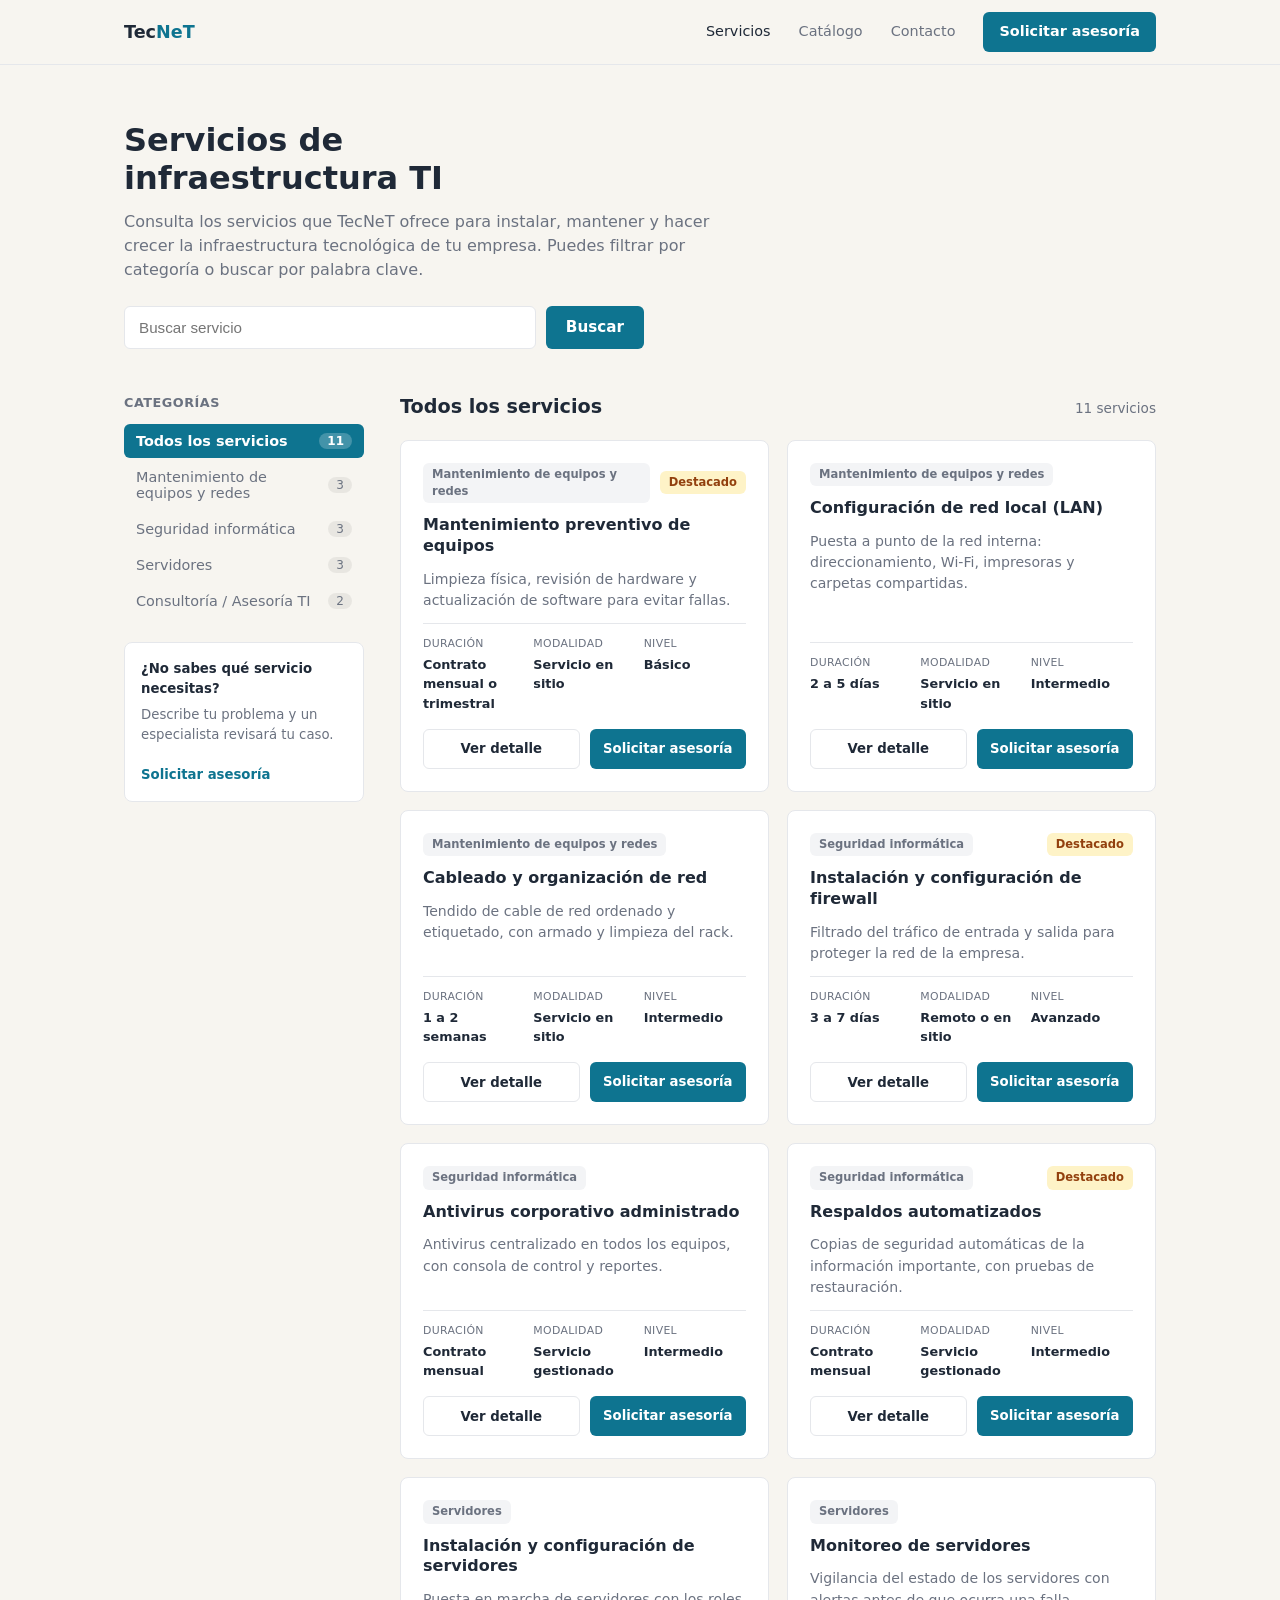
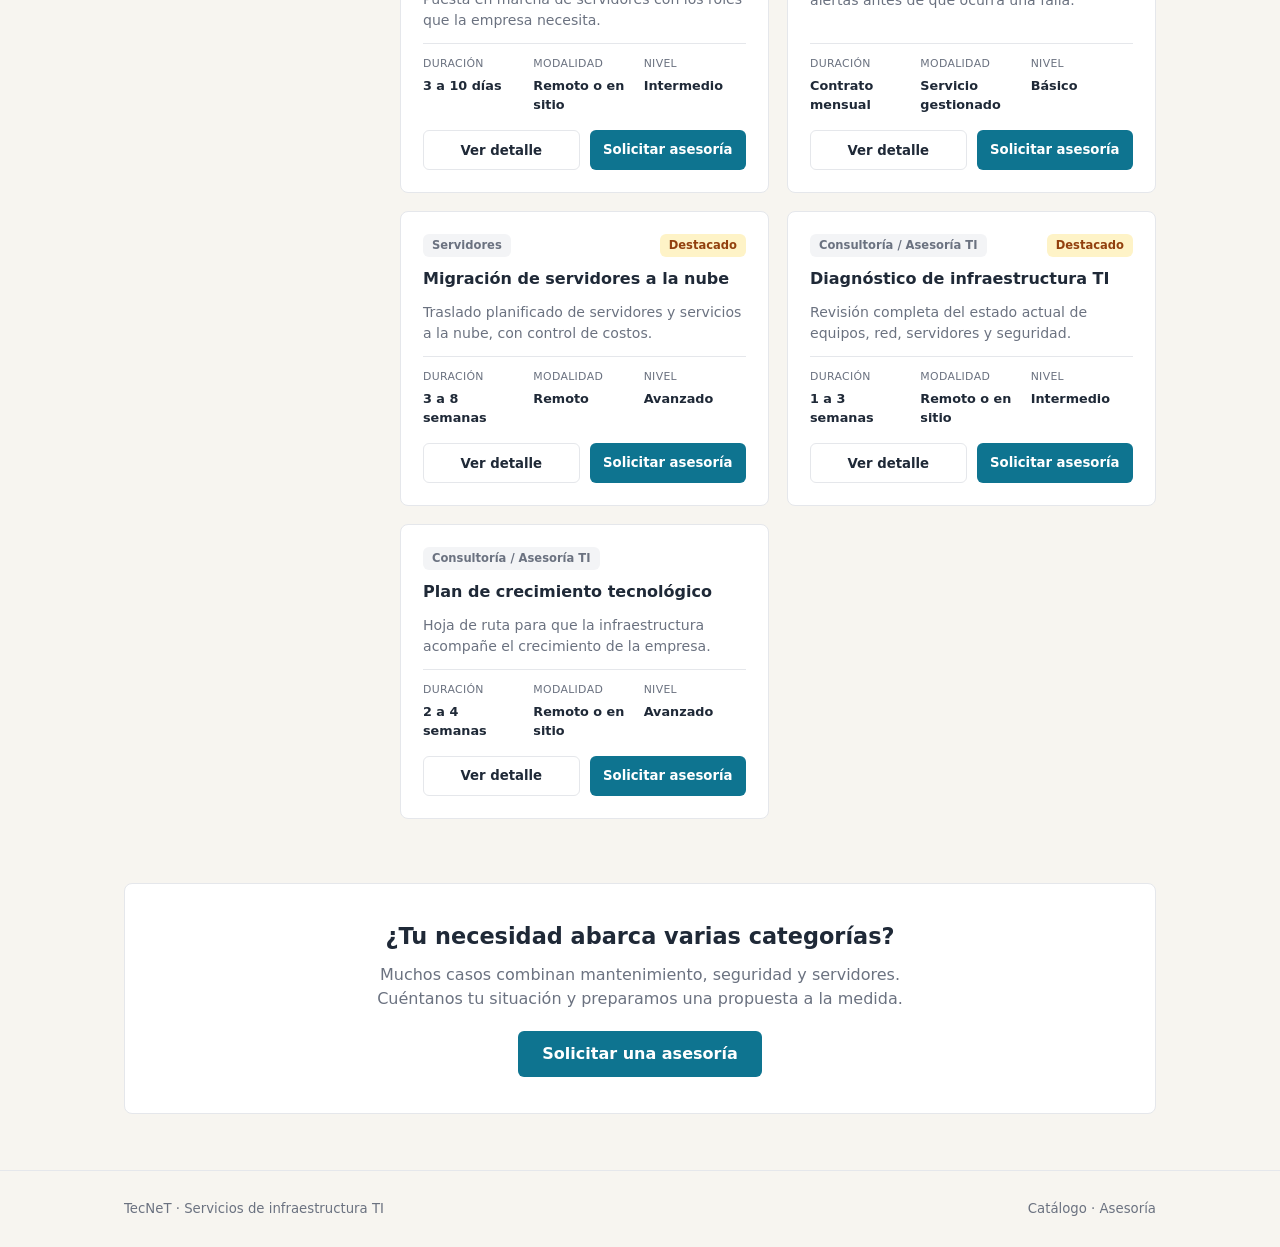
<file: index.html>
<!DOCTYPE html>
<html lang="es">
<head>
  <meta charset="UTF-8">
  <meta name="viewport" content="width=device-width, initial-scale=1">
  <title>Servicios de infraestructura TI · TecNeT</title>
  <meta name="description" content="Catálogo de servicios de infraestructura TI de TecNeT: mantenimiento de equipos y redes, seguridad informática, servidores y consultoría.">
  <link rel="stylesheet" href="css/base.css">
  <link rel="stylesheet" href="css/servicios.css">
</head>
<body>

  <header class="site-header">
    <div class="container">
      <a class="brand" href="index.html">Tec<b>NeT</b></a>

      <nav class="site-nav" id="site-nav">
        <a href="index.html" aria-current="page">Servicios</a>
        <a href="#catalogo">Catálogo</a>
        <a href="#contacto">Contacto</a>
        <a class="nav-cta" href="views/solicitar-asesoria.html">Solicitar asesoría</a>
      </nav>

      <button class="nav-toggle" id="nav-toggle" aria-label="Abrir menú">Menú</button>
    </div>
  </header>

  <section class="hero">
    <div class="container">
      <h1>Servicios de infraestructura TI</h1>
      <p class="lead">
        Consulta los servicios que TecNeT ofrece para instalar, mantener y hacer crecer
        la infraestructura tecnológica de tu empresa. Puedes filtrar por categoría o
        buscar por palabra clave.
      </p>

      <form class="search-bar" id="search-form" role="search">
        <div class="search-field">
          <label class="visually-hidden" for="search-input">Buscar servicios</label>
          <input type="search" id="search-input" placeholder="Buscar servicio">
        </div>
        <button type="submit">Buscar</button>
      </form>
    </div>
  </section>

  <section class="catalog" id="catalogo">
    <div class="container catalog-layout">

      <aside class="filters">
        <h2>Categorías</h2>
        <ul class="filter-list" id="filter-list"></ul>

        <div class="help-box">
          <strong>¿No sabes qué servicio necesitas?</strong>
          Describe tu problema y un especialista revisará tu caso.
          <br><br>
          <a href="views/solicitar-asesoria.html">Solicitar asesoría</a>
        </div>
      </aside>

      <div class="results">
        <div class="results-head">
          <h2 id="results-title">Todos los servicios</h2>
          <span class="count-label" id="results-count">11 servicios</span>
        </div>

        <div class="grid" id="services-grid"></div>
      </div>

    </div>
  </section>

  <section class="container" id="contacto">
    <div class="cta">
      <h2>¿Tu necesidad abarca varias categorías?</h2>
      <p>
        Muchos casos combinan mantenimiento, seguridad y servidores. Cuéntanos tu
        situación y preparamos una propuesta a la medida.
      </p>
      <a href="views/solicitar-asesoria.html">Solicitar una asesoría</a>
    </div>
  </section>

  <footer class="site-footer">
    <div class="container">
      <span>TecNeT · Servicios de infraestructura TI</span>
      <span>
        <a href="#catalogo">Catálogo</a> ·
        <a href="views/solicitar-asesoria.html">Asesoría</a>
      </span>
    </div>
  </footer>

  <div id="modal-root"></div>

  <script src="data/servicios.js"></script>
  <script src="js/servicios.js"></script>
</body>
</html>
</file>
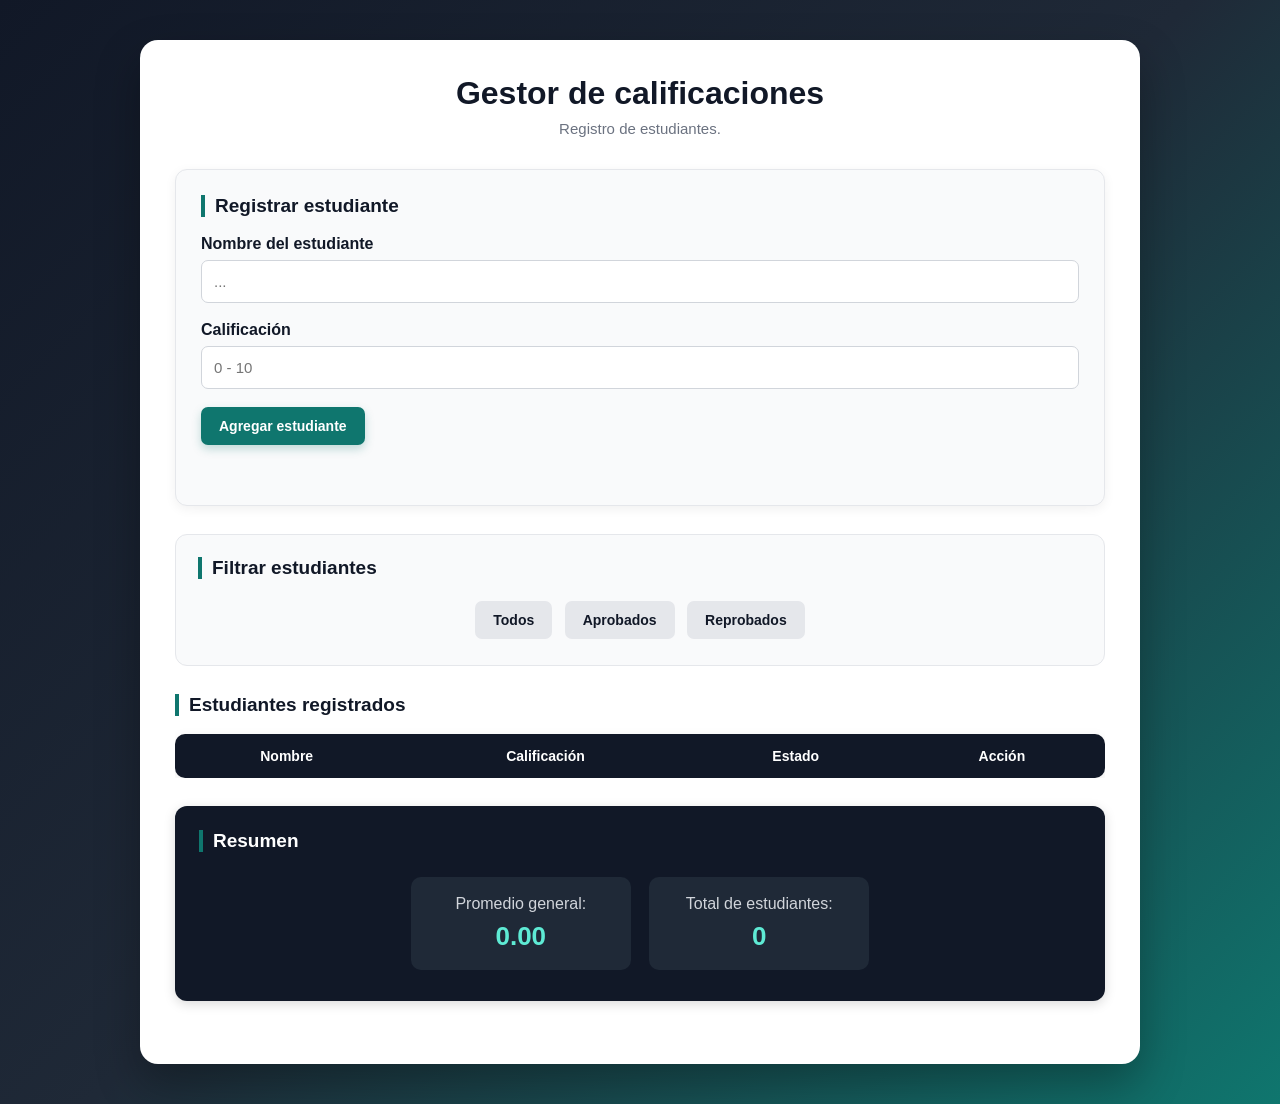
<file: tecnet_christian/index.html>
<!DOCTYPE html>
<html lang="es">
<head>
    <meta charset="UTF-8">
    <meta name="viewport" content="width=device-width, initial-scale=1.0">

    <title>Gestor de calificaciones</title>

    <link rel="stylesheet" href="styles.css">
</head>

<body>

    <main class="contenedor">

        <h1>Gestor de calificaciones</h1>

        <p class="descripcion">
            Registro de estudiantes.
        </p>

        <!-- Formulario -->
        <section class="formulario">

            <h2>Registrar estudiante</h2>

            <div class="campo">
                <label for="nombre">Nombre del estudiante</label>

                <input
                    type="text"
                    id="nombre"
                    placeholder="..."
                >
            </div>

            <div class="campo">
                <label for="calificacion">Calificación</label>

                <input
                    type="number"
                    id="calificacion"
                    min="0"
                    max="10"
                    step="0.1"
                    placeholder="0 - 10"
                >
            </div>

            <button id="btnAgregar">
                Agregar estudiante
            </button>

            <p id="mensaje"></p>

        </section>


        <!-- Filtros -->
        <section class="filtros">

            <h2>Filtrar estudiantes</h2>

            <button class="btnFiltro" data-filtro="todos">
                Todos
            </button>

            <button class="btnFiltro" data-filtro="aprobados">
                Aprobados
            </button>

            <button class="btnFiltro" data-filtro="reprobados">
                Reprobados
            </button>

        </section>


        <!-- Tabla -->
        <section class="lista">

            <h2>Estudiantes registrados</h2>

            <table>

                <thead>

                    <tr>
                        <th>Nombre</th>
                        <th>Calificación</th>
                        <th>Estado</th>
                        <th>Acción</th>
                    </tr>

                </thead>

                <tbody id="tablaEstudiantes">

                    <!-- Los estudiantes se agregarán con JavaScript -->

                </tbody>

            </table>

        </section>


        <!-- Promedio -->
        <section class="resumen">

            <h2>Resumen</h2>

            <p>
                Promedio general:
                <strong id="promedio">0.00</strong>
            </p>

            <p>
                Total de estudiantes:
                <strong id="totalEstudiantes">0</strong>
            </p>

        </section>

    </main>


    <script src="reto.js"></script>

</body>
</html>
</file>
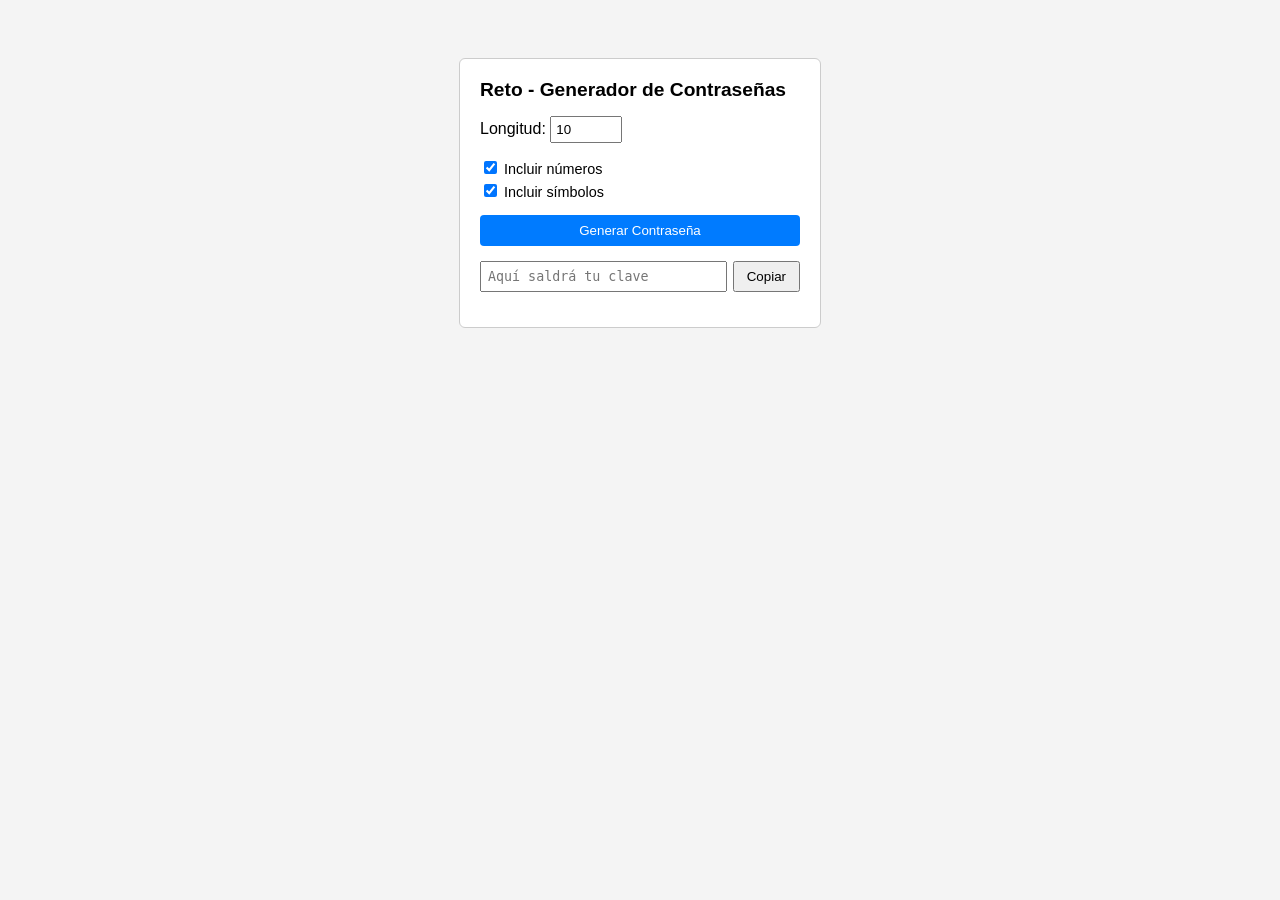
<file: tecnet_omar/index.htm>
<!DOCTYPE html>
<html lang="es">
<head>
  <meta charset="UTF-8">
  <title>Reto: Generador de Contraseñas</title>
  <link rel="stylesheet" href="styles.css">
</head>
<body>
  <div class="box">
    <h2>Reto - Generador de Contraseñas</h2>
    <p class="sub">  </p>

    <div class="campo">
      <label for="longitud">Longitud:</label>
      <input type="number" id="longitud" value="10" min="4" max="30">
    </div>

    <div class="opciones">
      <label><input type="checkbox" id="numeros" checked> Incluir números</label>
      <label><input type="checkbox" id="simbolos" checked> Incluir símbolos</label>
    </div>

    <button id="btn-generar">Generar Contraseña</button>

    <div class="resultado">
      <input type="text" id="resultado" readonly placeholder="Aquí saldrá tu clave">
      <button id="btn-copiar">Copiar</button>
    </div>
    <span id="mensaje"></span>
  </div>

  <script src="reto.js"></script>
</body>
</html>
</file>
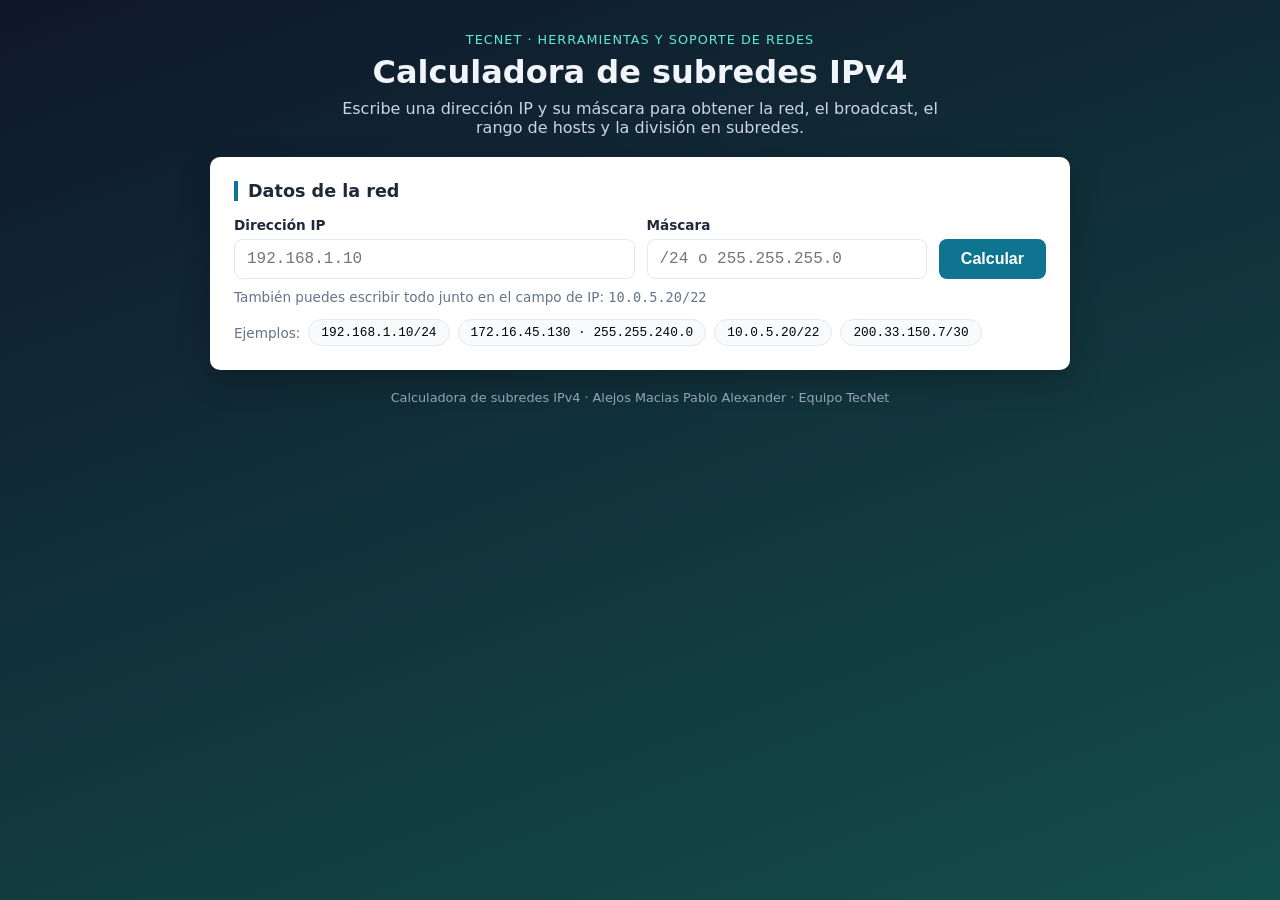
<file: tecnet_pablo/index.html>
<!DOCTYPE html>
<html lang="es">
<head>
    <meta charset="UTF-8">
    <meta name="viewport" content="width=device-width, initial-scale=1.0">
    <title>Calculadora de subredes IPv4 · TecNet</title>
    <link rel="stylesheet" href="styles.css">
</head>

<body>
    <main class="contenedor">

        <header class="encabezado">
            <p class="etiqueta">TecNet · Herramientas y soporte de redes</p>
            <h1>Calculadora de subredes IPv4</h1>
            <p class="descripcion">
                Escribe una dirección IP y su máscara para obtener la red, el broadcast,
                el rango de hosts y la división en subredes.
            </p>
        </header>

        <!-- Entrada de datos -->
        <section class="tarjeta">
            <h2>Datos de la red</h2>

            <form id="formulario" class="formulario" novalidate>
                <div class="campo">
                    <label for="ip">Dirección IP</label>
                    <input type="text" id="ip" placeholder="192.168.1.10" autocomplete="off" spellcheck="false">
                </div>

                <div class="campo campo-corto">
                    <label for="mascara">Máscara</label>
                    <input type="text" id="mascara" placeholder="/24 o 255.255.255.0" autocomplete="off" spellcheck="false">
                </div>

                <button type="submit" class="boton-principal">Calcular</button>
            </form>

            <p class="ayuda">También puedes escribir todo junto en el campo de IP: <code>10.0.5.20/22</code></p>

            <div class="ejemplos">
                <span>Ejemplos:</span>
                <button type="button" data-ejemplo="192.168.1.10 /24">192.168.1.10/24</button>
                <button type="button" data-ejemplo="172.16.45.130 255.255.240.0">172.16.45.130 · 255.255.240.0</button>
                <button type="button" data-ejemplo="10.0.5.20 /22">10.0.5.20/22</button>
                <button type="button" data-ejemplo="200.33.150.7 /30">200.33.150.7/30</button>
            </div>

            <p id="mensaje" class="mensaje" role="status"></p>
        </section>

        <!-- Resultados -->
        <section id="resultado" class="tarjeta" hidden>
            <h2>Resultado</h2>

            <div class="datos">
                <div class="dato destacado"><span>Dirección de red</span><strong id="resRed"></strong></div>
                <div class="dato destacado"><span>Broadcast</span><strong id="resBroadcast"></strong></div>
                <div class="dato destacado"><span>Hosts utilizables</span><strong id="resHosts"></strong></div>
                <div class="dato ancho"><span>Rango de hosts</span><strong id="resRango"></strong></div>
                <div class="dato"><span>IP analizada</span><strong id="resIp"></strong></div>
                <div class="dato"><span>Máscara</span><strong id="resMascara"></strong></div>
                <div class="dato"><span>Wildcard</span><strong id="resWildcard"></strong></div>
                <div class="dato"><span>Total de direcciones</span><strong id="resTotal"></strong></div>
                <div class="dato"><span>Clase</span><strong id="resClase"></strong></div>
                <div class="dato"><span>Tipo</span><strong id="resTipo"></strong></div>
            </div>

            <h3>Vista en binario</h3>
            <div class="binario">
                <span class="binario-titulo">IP</span><code id="binIp"></code>
                <span class="binario-titulo">Máscara</span><code id="binMascara"></code>
            </div>
            <p class="leyenda">
                <span class="muestra bit-red">1</span> bits de red
                <span class="muestra bit-host">0</span> bits de host
            </p>
        </section>

        <!-- Subdivisión -->
        <section id="subdividir" class="tarjeta" hidden>
            <h2>Dividir en subredes</h2>

            <div class="campo">
                <label for="nuevoPrefijo">Nuevo prefijo</label>
                <select id="nuevoPrefijo"></select>
            </div>

            <p id="resumenSubredes" class="resumen"></p>

            <div class="tabla-contenedor">
                <table>
                    <thead>
                        <tr><th>#</th><th>Subred</th><th>Rango de hosts</th><th>Broadcast</th></tr>
                    </thead>
                    <tbody id="tablaSubredes"></tbody>
                </table>
            </div>
        </section>

        <footer id="pieReto" class="pie"></footer>
    </main>

    <script src="ficha.js"></script>
    <script src="reto.js"></script>
</body>
</html>
</file>
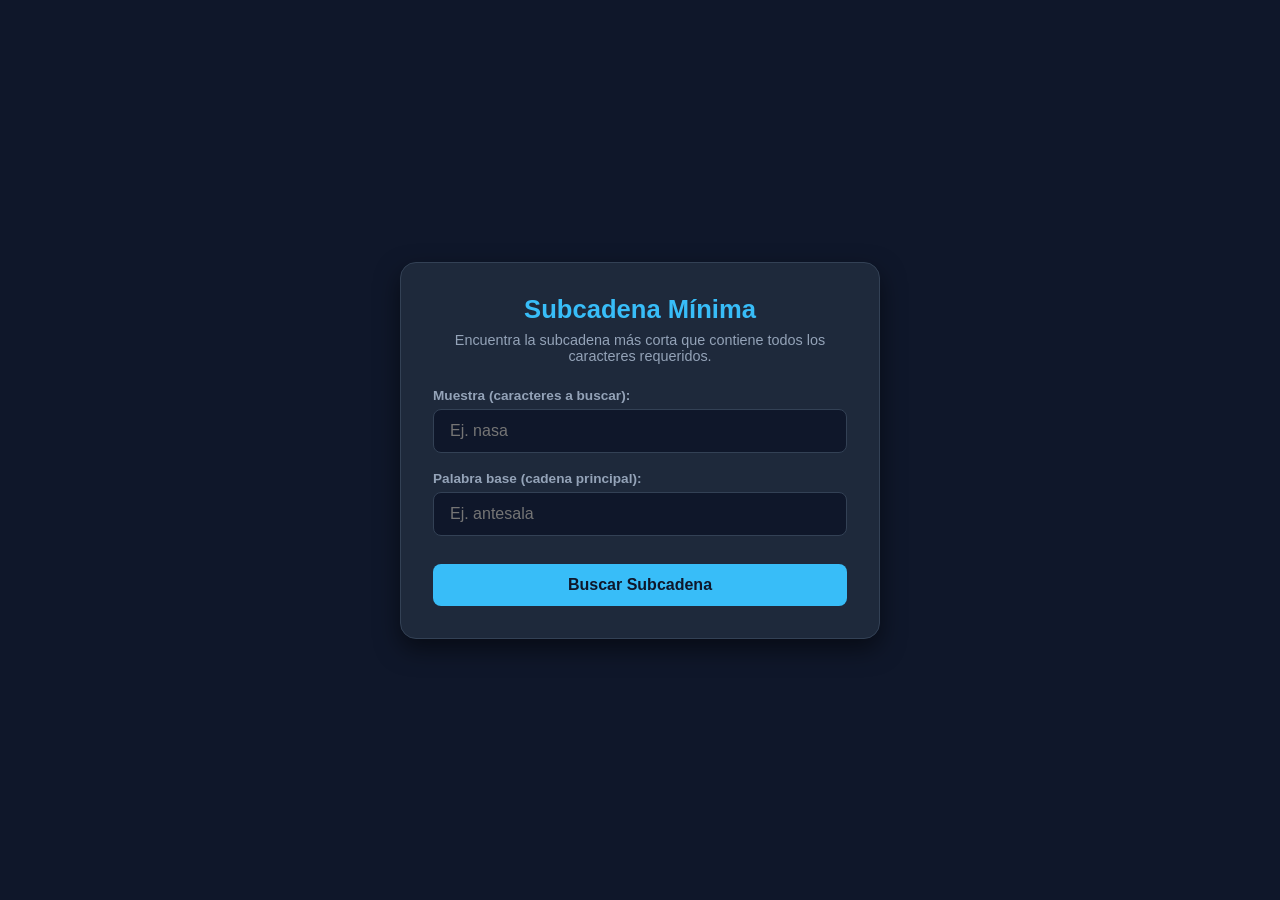
<file: tecnet_robert/index.html>
<!DOCTYPE html>
<html lang="es">
<head>
  <meta charset="UTF-8">
  <meta name="viewport" content="width=device-width, initial-scale=1.0">
  <title>Reto TecNet - Subcadena Mínima</title>
  <link rel="stylesheet" href="styles.css">
</head>
<body>
  <div class="card">
    <div class="card-header">
      <h1>Subcadena Mínima</h1>
      <p>Encuentra la subcadena más corta que contiene todos los caracteres requeridos.</p>
    </div>

    <form id="retoForm" class="form-container">
      <div class="input-group">
        <label for="muestra">Muestra (caracteres a buscar):</label>
        <input type="text" id="muestra" placeholder="Ej. nasa" required autocomplete="off">
      </div>

      <div class="input-group">
        <label for="palabra">Palabra base (cadena principal):</label>
        <input type="text" id="palabra" placeholder="Ej. antesala" required autocomplete="off">
      </div>

      <button type="submit" id="btnCalcular">Buscar Subcadena</button>
    </form>

    <div class="result-container hidden" id="resultContainer">
      <span class="result-label">Resultado:</span>
      <span class="result-value" id="resultadoTexto"></span>
    </div>
  </div>

  <script src="reto.js"></script>
  <script>
    // Evento para procesar el formulario e invocar la función de reto.js
    document.getElementById('retoForm').addEventListener('submit', function (e) {
      e.preventDefault();

      const muestra = document.getElementById('muestra').value.trim();
      const palabra = document.getElementById('palabra').value.trim();
      const resultContainer = document.getElementById('resultContainer');
      const resultadoTexto = document.getElementById('resultadoTexto');

      // Llamada a la función de reto.js
      const resultado = cadMinima(muestra, palabra);

      if (resultado) {
        resultadoTexto.textContent = resultado;
        resultContainer.classList.remove('error', 'hidden');
      } else {
        resultadoTexto.textContent = "No se encontró ninguna subcadena válida.";
        resultContainer.classList.add('error');
        resultContainer.classList.remove('hidden');
      }
    });
  </script>
</body>
</html>
</file>
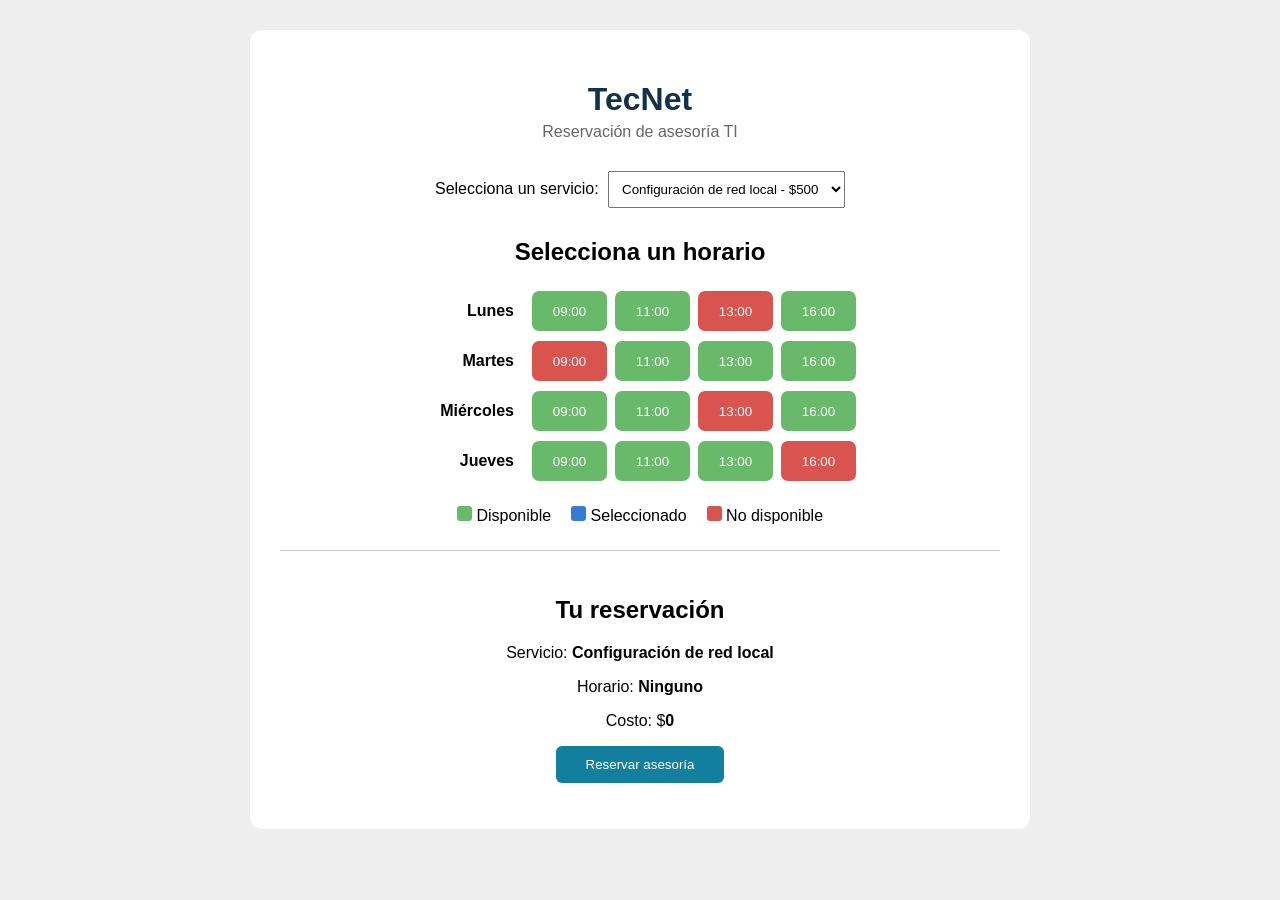
<file: equipos/equipo-07/index.html>
<!DOCTYPE html>
<html lang="es">
<head>
    <meta charset="UTF-8">
    <meta name="viewport" content="width=device-width, initial-scale=1.0">

    <title>Reservación de asesoría - TecNet</title>

    <link rel="stylesheet" href="styles.css">
</head>

<body>

<div class="contenedor">

    <h1>TecNet</h1>
    <p class="subtitulo">Reservación de asesoría TI</p>

    <div class="servicio">
        <label for="servicio">Selecciona un servicio:</label>

        <select id="servicio">
            <option value="500">Configuración de red local - $500</option>
            <option value="400">Mantenimiento preventivo - $400</option>
            <option value="650">Seguridad informática - $650</option>
            <option value="450">Consultoría TI - $450</option>
        </select>
    </div>

    <h2>Selecciona un horario</h2>

    <div class="horarios">

        <div class="fila">
            <span>Lunes</span>
            <button class="horario" data-horario="Lunes - 09:00">09:00</button>
            <button class="horario" data-horario="Lunes - 11:00">11:00</button>
            <button class="horario ocupado" data-horario="Lunes - 13:00">13:00</button>
            <button class="horario" data-horario="Lunes - 16:00">16:00</button>
        </div>

        <div class="fila">
            <span>Martes</span>
            <button class="horario ocupado" data-horario="Martes - 09:00">09:00</button>
            <button class="horario" data-horario="Martes - 11:00">11:00</button>
            <button class="horario" data-horario="Martes - 13:00">13:00</button>
            <button class="horario" data-horario="Martes - 16:00">16:00</button>
        </div>

        <div class="fila">
            <span>Miércoles</span>
            <button class="horario" data-horario="Miércoles - 09:00">09:00</button>
            <button class="horario" data-horario="Miércoles - 11:00">11:00</button>
            <button class="horario ocupado" data-horario="Miércoles - 13:00">13:00</button>
            <button class="horario" data-horario="Miércoles - 16:00">16:00</button>
        </div>

        <div class="fila">
            <span>Jueves</span>
            <button class="horario" data-horario="Jueves - 09:00">09:00</button>
            <button class="horario" data-horario="Jueves - 11:00">11:00</button>
            <button class="horario" data-horario="Jueves - 13:00">13:00</button>
            <button class="horario ocupado" data-horario="Jueves - 16:00">16:00</button>
        </div>

    </div>

    <div class="leyenda">
        <div><span class="ejemplo disponible"></span> Disponible</div>
        <div><span class="ejemplo seleccionado"></span> Seleccionado</div>
        <div><span class="ejemplo ocupado"></span> No disponible</div>
    </div>

    <div class="resumen">

        <h2>Tu reservación</h2>

        <p>
            Servicio:
            <strong id="nombreServicio">Configuración de red local</strong>
        </p>

        <p>
            Horario:
            <strong id="horarioSeleccionado">Ninguno</strong>
        </p>

        <p>
            Costo:
            $<strong id="total">0</strong>
        </p>

        <button id="reservar">Reservar asesoría</button>

        <p id="mensaje"></p>

    </div>

</div>

<script src="reto.js"></script>

</body>
</html>
</file>
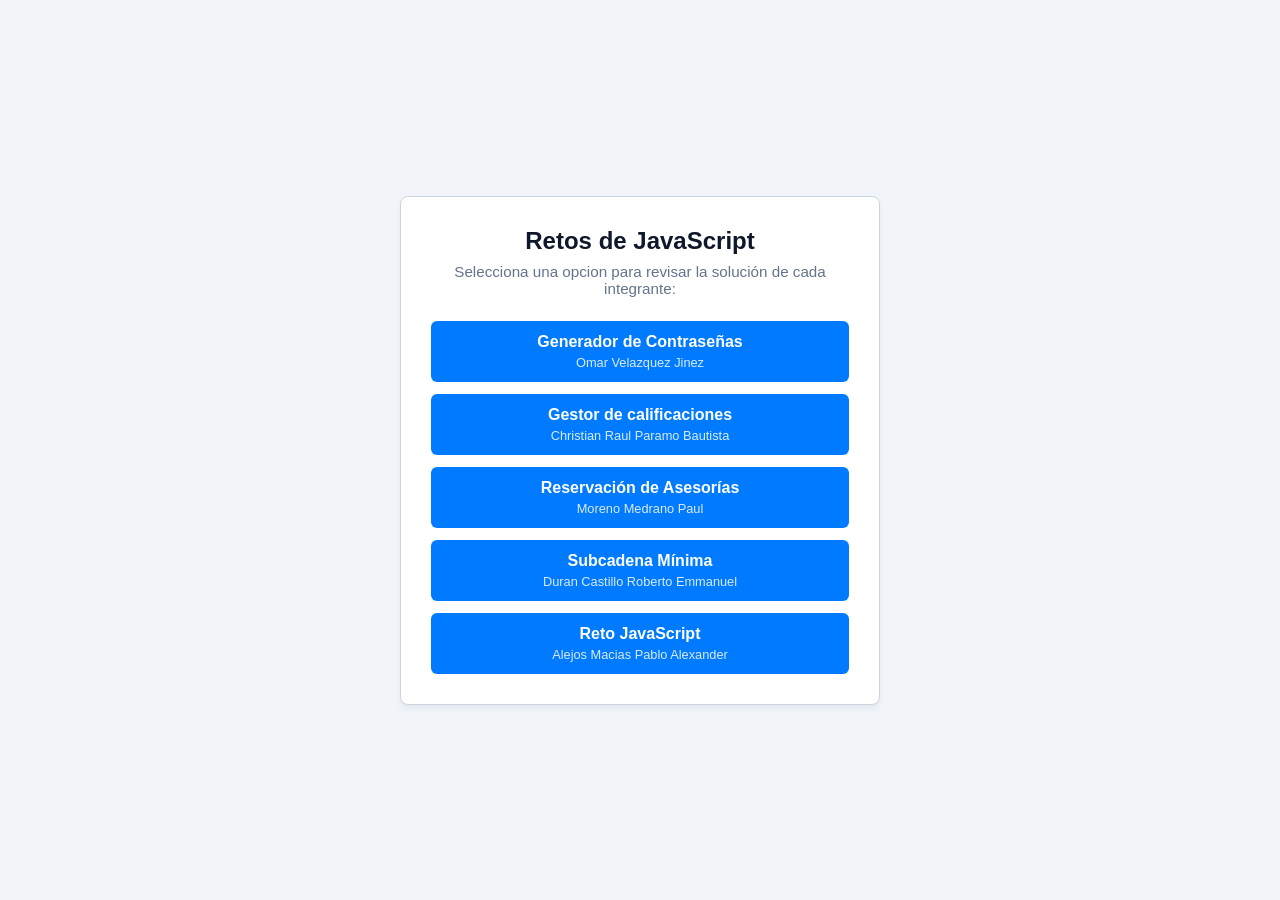
<file: menu.html>
<!DOCTYPE html>
<html lang="es">
<head>
  <meta charset="UTF-8">
  <meta name="viewport" content="width=device-width, initial-scale=1.0">
  <title>Portal de Retos - TecNet</title>
  <style>
    * {
      box-sizing: border-box;
      margin: 0;
      padding: 0;
      font-family: Arial, sans-serif;
    }
    body {
      background-color: #f1f5f9;
      display: flex;
      flex-direction: column;
      align-items: center;
      justify-content: center;
      min-height: 100vh;
      padding: 20px;
    }
    .card {
      background: #ffffff;
      border: 1px solid #cbd5e1;
      border-radius: 8px;
      padding: 30px;
      max-width: 480px;
      width: 100%;
      box-shadow: 0 4px 6px rgba(0,0,0,0.05);
      text-align: center;
    }
    h1 {
      font-size: 1.5rem;
      color: #0f172a;
      margin-bottom: 8px;
    }
    p {
      font-size: 0.95rem;
      color: #64748b;
      margin-bottom: 24px;
    }
    .button-list {
      display: flex;
      flex-direction: column;
      gap: 12px;
    }
    .btn-reto {
      display: flex;
      flex-direction: column;
      align-items: center;
      padding: 12px;
      background-color: #007bff;
      color: #ffffff;
      text-decoration: none;
      border-radius: 6px;
      font-weight: bold;
      transition: background-color 0.2s;
    }
    .btn-reto:hover {
      background-color: #0056b3;
    }
    .btn-reto span {
      font-size: 0.8rem;
      font-weight: normal;
      opacity: 0.85;
      margin-top: 4px;
    }
  </style>
</head>
<body>

  <div class="card">
    <h1>Retos de JavaScript</h1>
    <p>Selecciona una opcion para revisar la solución de cada integrante:</p>

    <div class="button-list">
      <a href="https://shieldbyte.github.io/TecNet/tecnet_omar/" class="btn-reto">
        Generador de Contraseñas
        <span>Omar Velazquez Jinez</span>
      </a>

      
      <a href="https://shieldbyte.github.io/TecNet/tecnet_christian/" class="btn-reto">
        Gestor de calificaciones
        <span>Christian Raul Paramo Bautista</span>
      </a>


      <a href="https://shieldbyte.github.io/TecNet/equipos/equipo-07/" class="btn-reto">
        Reservación de Asesorías
        <span> Moreno Medrano Paul</span>
      </a>


      <a href="https://shieldbyte.github.io/TecNet/tecnet_robert/" class="btn-reto">
        Subcadena Mínima
        <span>Duran Castillo Roberto Emmanuel</span>
      </a>

      
      <a href="https://shieldbyte.github.io/TecNet/tecnet_pablo/index.html" class="btn-reto">
        Reto JavaScript
        <span>Alejos Macias Pablo Alexander</span>


      </a>
    </div>
  </div>

</body>
</html>
</file>
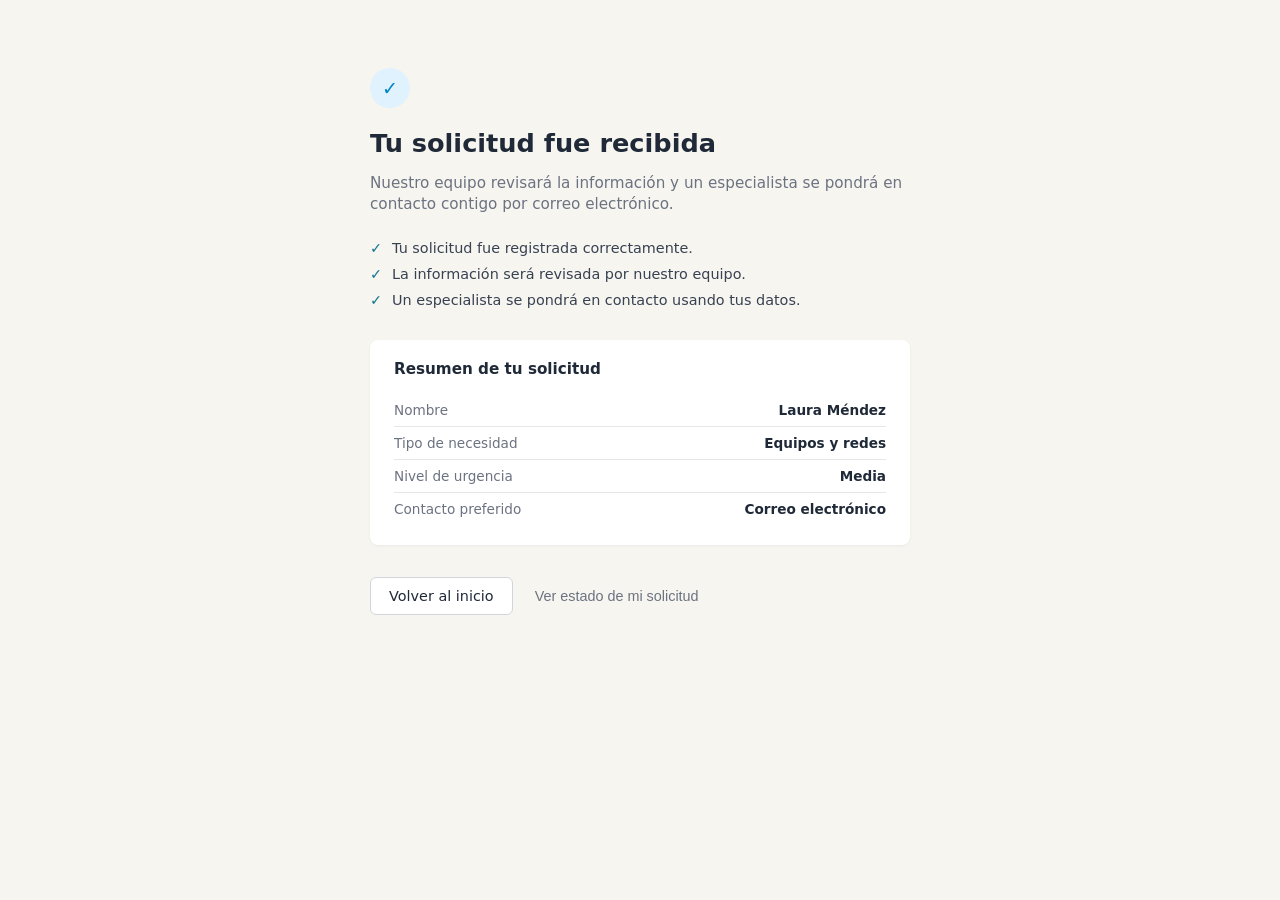
<file: CONSULTA_ASESORIAS/confirmacion.html>
<!DOCTYPE html>
<html lang="es">

<head>
    <meta charset="UTF-8">
    <title>Solicitud Recibida</title>
    <link rel="stylesheet" href="confirmacion.css">
</head>

<body>
    <div class="confirm-container">
        <div class="icon-success">✓</div>

        <h1>Tu solicitud fue recibida</h1>
        <p class="subtitle">Nuestro equipo revisará la información y un especialista se pondrá en contacto contigo por
            correo electrónico.</p>

        <ul class="checklist">
            <li><span class="check">✓</span> Tu solicitud fue registrada correctamente.</li>
            <li><span class="check">✓</span> La información será revisada por nuestro equipo.</li>
            <li><span class="check">✓</span> Un especialista se pondrá en contacto usando tus datos.</li>
        </ul>

        <!-- Resumen -->
        <div class="summary-card">
            <h3>Resumen de tu solicitud</h3>
            <div class="summary-row"><span>Nombre</span><strong id="res-nombre">Laura Méndez</strong></div>
            <div class="summary-row"><span>Tipo de necesidad</span><strong id="res-tipo">Equipos y redes</strong></div>
            <div class="summary-row"><span>Nivel de urgencia</span><strong id="res-urgencia">Media</strong></div>
            <div class="summary-row"><span>Contacto preferido</span><strong id="res-contacto">Correo
                    electrónico</strong></div>
        </div>

        <div class="actions">
            <a href="index.html" class="btn-outline">Volver al inicio</a>
            <button class="btn-link">Ver estado de mi solicitud</button>
        </div>
    </div>
    <script src="confirmacion.js"></script>
</body>

</html>
</file>
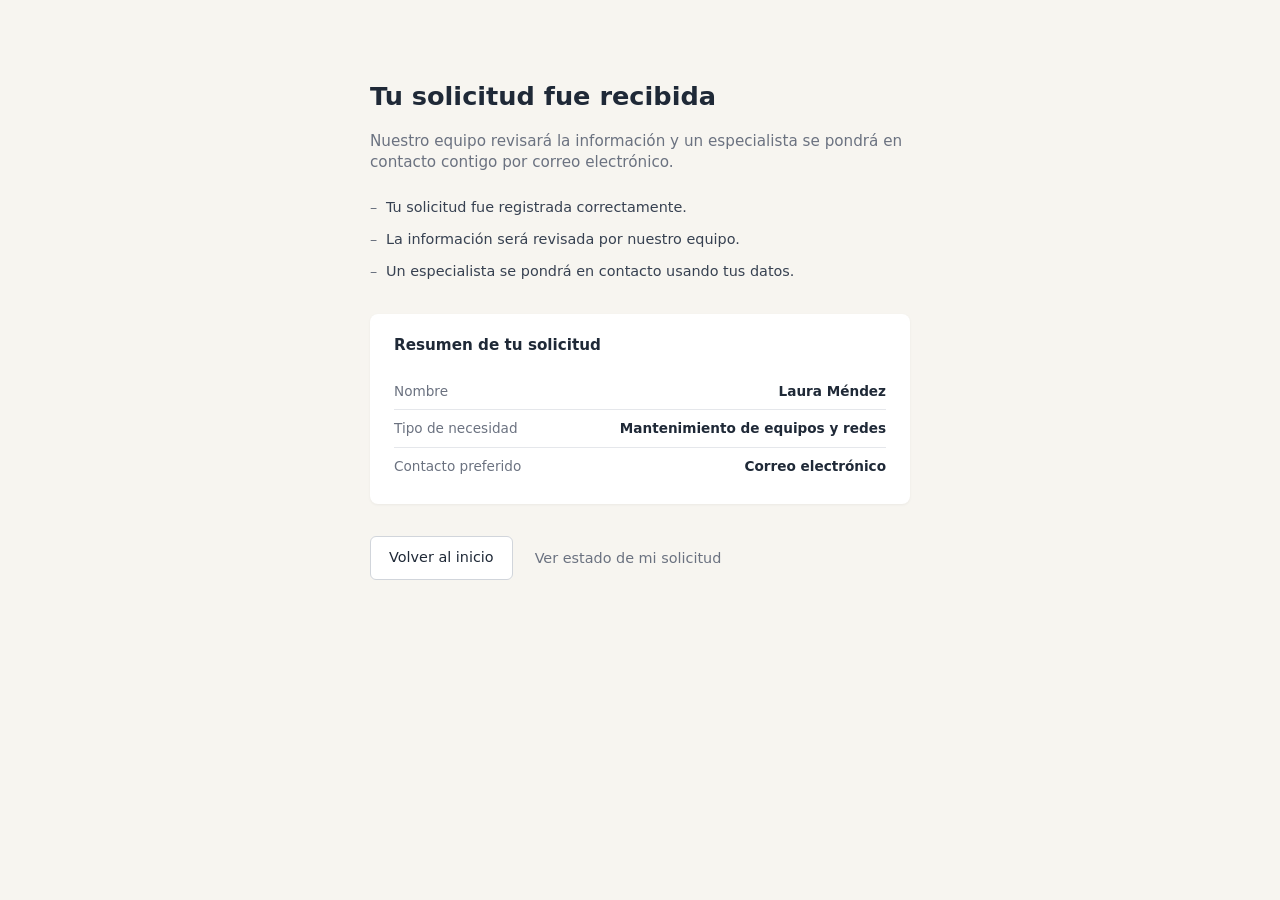
<file: views/confirmacion.html>
<!DOCTYPE html>
<html lang="es">

<head>
    <meta charset="UTF-8">
    <meta name="viewport" content="width=device-width, initial-scale=1">
    <title>Solicitud recibida · TecNeT</title>
    <link rel="stylesheet" href="../css/base.css">
    <link rel="stylesheet" href="../css/confirmacion.css">
</head>

<body>
    <div class="confirm-container">
        <h1>Tu solicitud fue recibida</h1>
        <p class="subtitle">Nuestro equipo revisará la información y un especialista se pondrá en contacto contigo por
            correo electrónico.</p>

        <ul class="checklist">
            <li>Tu solicitud fue registrada correctamente.</li>
            <li>La información será revisada por nuestro equipo.</li>
            <li>Un especialista se pondrá en contacto usando tus datos.</li>
        </ul>

        <div class="summary-card">
            <h3>Resumen de tu solicitud</h3>
            <div class="summary-row"><span>Nombre</span><strong id="res-nombre">Laura Méndez</strong></div>
            <div class="summary-row"><span>Tipo de necesidad</span><strong id="res-tipo">Mantenimiento de equipos y redes</strong></div>
            <div class="summary-row"><span>Contacto preferido</span><strong id="res-contacto">Correo
                    electrónico</strong></div>
        </div>

        <div class="actions">
            <a href="../index.html" class="btn-outline">Volver al inicio</a>
            <button class="btn-link">Ver estado de mi solicitud</button>
        </div>
    </div>
    <script src="../js/confirmacion.js"></script>
</body>

</html>
</file>
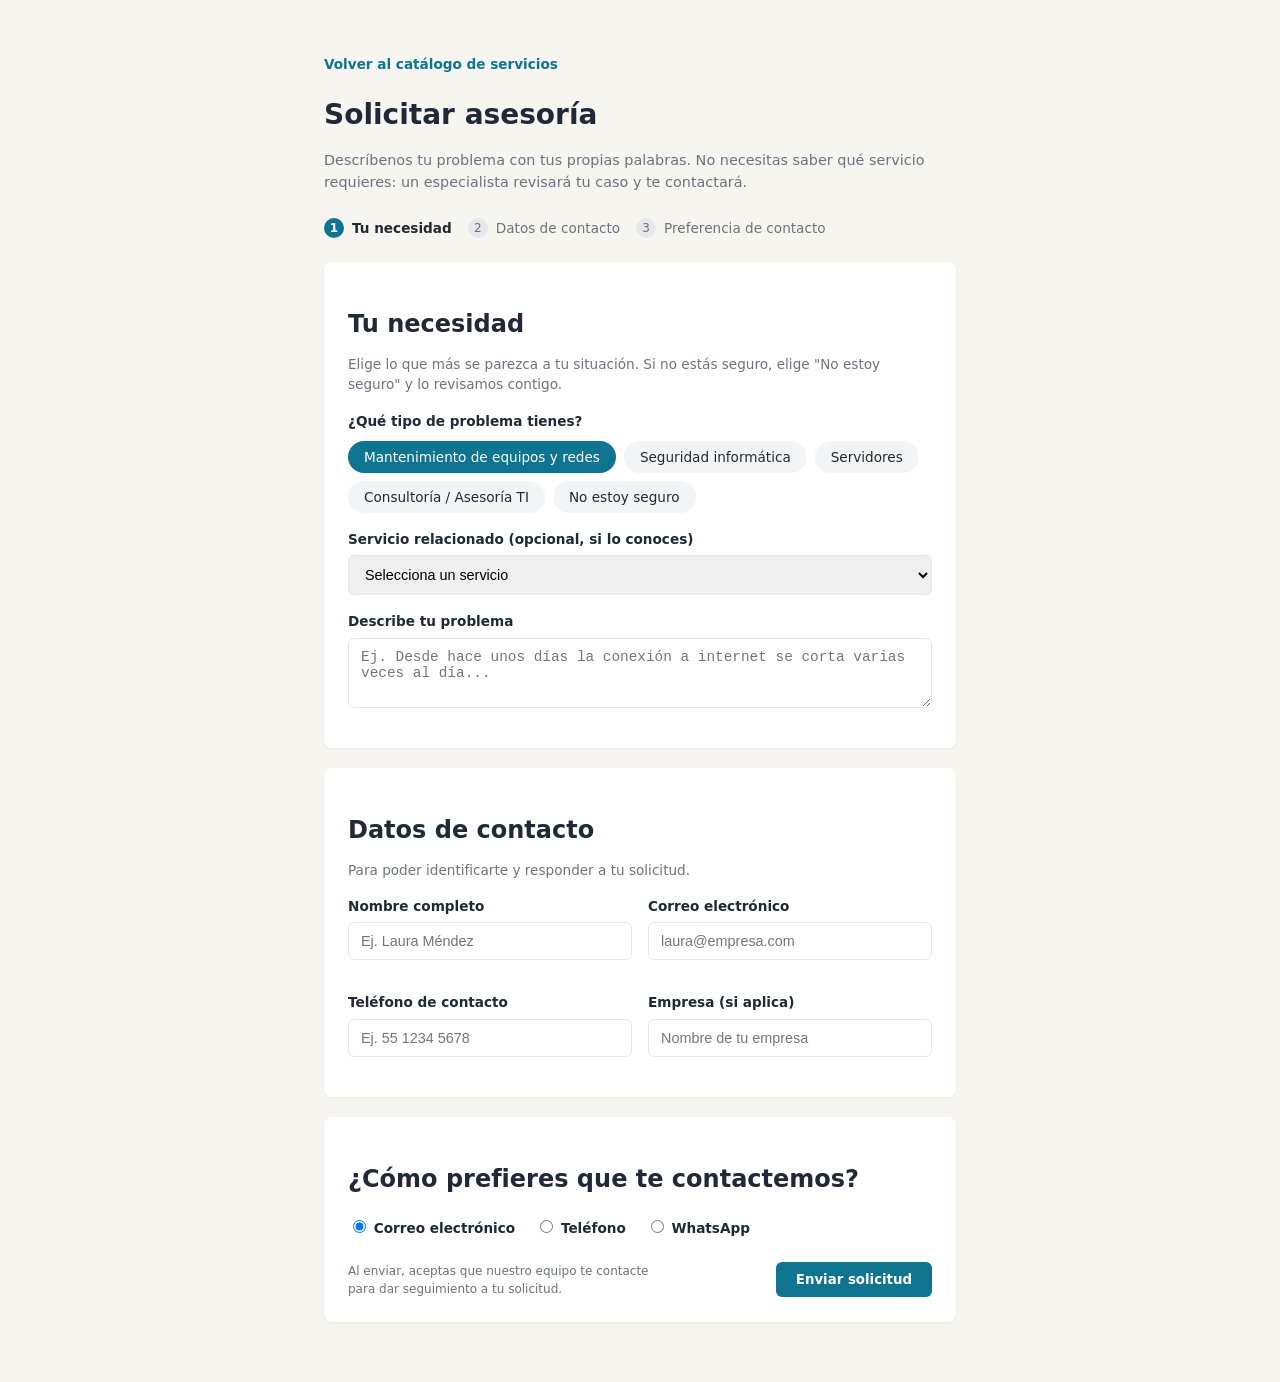
<file: views/solicitar-asesoria.html>
<!DOCTYPE html>
<html lang="es">
<head>
  <meta charset="UTF-8">
  <meta name="viewport" content="width=device-width, initial-scale=1">
  <title>Solicitar asesoría · TecNeT</title>
  <link rel="stylesheet" href="../css/base.css">
  <link rel="stylesheet" href="../css/formulario.css">
</head>
<body>
  <div class="container">
    <p class="back-link"><a href="../index.html">Volver al catálogo de servicios</a></p>
    <h1>Solicitar asesoría</h1>
    <p class="subtitle">Descríbenos tu problema con tus propias palabras. No necesitas saber qué servicio requieres: un especialista revisará tu caso y te contactará.</p>

    <div class="stepper">
      <div class="step active"><span class="step-num">1</span> Tu necesidad</div>
      <div class="step"><span class="step-num">2</span> Datos de contacto</div>
      <div class="step"><span class="step-num">3</span> Preferencia de contacto</div>
    </div>

    <div id="error-banner" class="alert-banner hidden">
      Revisa los campos marcados antes de continuar.
    </div>

    <form id="solicitud-form" novalidate>
      <section class="card">
        <h2>Tu necesidad</h2>
        <p class="card-sub">Elige lo que más se parezca a tu situación. Si no estás seguro, elige "No estoy seguro" y lo revisamos contigo.</p>

        <div class="form-group">
          <label>¿Qué tipo de problema tienes?</label>
          <div class="chips-group" id="problema-chips">
            <button type="button" class="chip active" data-value="Mantenimiento de equipos y redes">Mantenimiento de equipos y redes</button>
            <button type="button" class="chip" data-value="Seguridad informática">Seguridad informática</button>
            <button type="button" class="chip" data-value="Servidores">Servidores</button>
            <button type="button" class="chip" data-value="Consultoría / Asesoría TI">Consultoría / Asesoría TI</button>
            <button type="button" class="chip" data-value="No estoy seguro">No estoy seguro</button>
          </div>
        </div>

        <div class="form-group">
          <label for="servicio">Servicio relacionado (opcional, si lo conoces)</label>
          <select id="servicio">
            <option value="" disabled selected>Selecciona un servicio</option>
            <optgroup label="Mantenimiento de equipos y redes">
              <option value="mantenimiento-preventivo">Mantenimiento preventivo de equipos</option>
              <option value="config-red-local">Configuración de red local (LAN)</option>
              <option value="cableado-red">Cableado y organización de red</option>
            </optgroup>
            <optgroup label="Seguridad informática">
              <option value="firewall">Instalación y configuración de firewall</option>
              <option value="antivirus-corporativo">Antivirus corporativo administrado</option>
              <option value="respaldos-automatizados">Respaldos automatizados</option>
            </optgroup>
            <optgroup label="Servidores">
              <option value="instalacion-servidores">Instalación y configuración de servidores</option>
              <option value="monitoreo-servidores">Monitoreo de servidores</option>
              <option value="migracion-nube">Migración de servidores a la nube</option>
            </optgroup>
            <optgroup label="Consultoría / Asesoría TI">
              <option value="diagnostico-infraestructura">Diagnóstico de infraestructura TI</option>
              <option value="plan-crecimiento">Plan de crecimiento tecnológico</option>
            </optgroup>
          </select>
        </div>

        <div class="form-group">
          <label for="descripcion">Describe tu problema</label>
          <textarea id="descripcion" rows="3" placeholder="Ej. Desde hace unos días la conexión a internet se corta varias veces al día..."></textarea>
        </div>

      </section>

      <section class="card">
        <h2>Datos de contacto</h2>
        <p class="card-sub">Para poder identificarte y responder a tu solicitud.</p>

        <div class="grid-2">
          <div class="form-group" id="group-nombre">
            <label for="nombre">Nombre completo</label>
            <input type="text" id="nombre" placeholder="Ej. Laura Méndez">
            <span class="error-msg">Este campo es obligatorio.</span>
          </div>

          <div class="form-group" id="group-email">
            <label for="email">Correo electrónico</label>
            <input type="email" id="email" placeholder="laura@empresa.com">
            <span class="error-msg">Ingresa un correo electrónico válido.</span>
          </div>

          <div class="form-group">
            <label for="telefono">Teléfono de contacto</label>
            <input type="tel" id="telefono" placeholder="Ej. 55 1234 5678">
          </div>

          <div class="form-group">
            <label for="empresa">Empresa (si aplica)</label>
            <input type="text" id="empresa" placeholder="Nombre de tu empresa">
          </div>
        </div>
      </section>

      <section class="card border-none">
        <h2>¿Cómo prefieres que te contactemos?</h2>
        <div class="radio-group">
          <label><input type="radio" name="contacto" value="Correo electrónico" checked> Correo electrónico</label>
          <label><input type="radio" name="contacto" value="Teléfono"> Teléfono</label>
          <label><input type="radio" name="contacto" value="WhatsApp"> WhatsApp</label>
        </div>

        <div class="form-footer">
          <p class="disclaimer">Al enviar, aceptas que nuestro equipo te contacte para dar seguimiento a tu solicitud.</p>
          <button type="submit" class="btn-primary">Enviar solicitud</button>
        </div>
      </section>
    </form>
  </div>

  <script src="../js/formulario.js"></script>
</body>
</html>
</file>
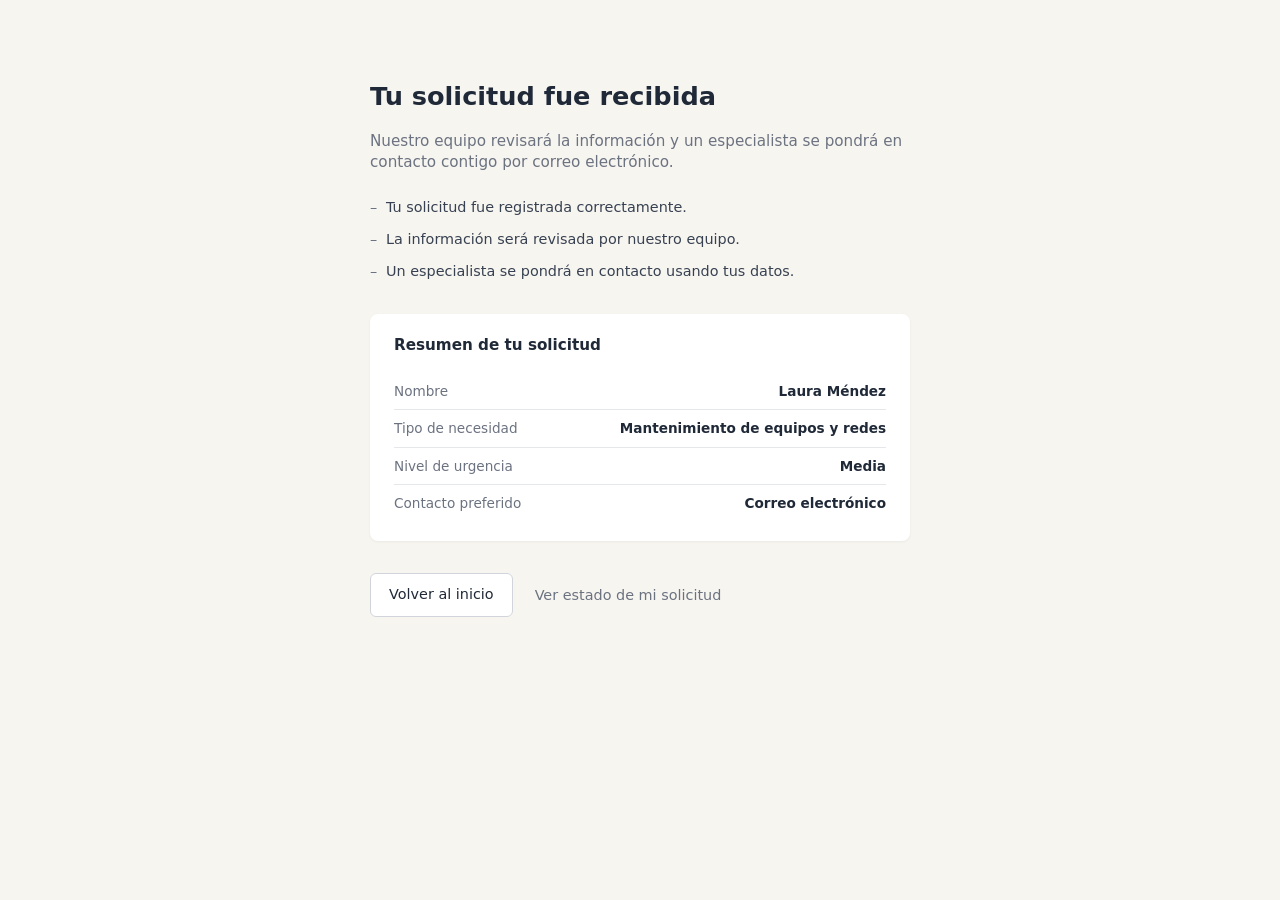
<file: CONSULTA_ASESORIAS/views/confirmacion.html>
<!DOCTYPE html>
<html lang="es">

<head>
    <meta charset="UTF-8">
    <meta name="viewport" content="width=device-width, initial-scale=1">
    <title>Solicitud recibida · TecNeT</title>
    <link rel="stylesheet" href="../css/base.css">
    <link rel="stylesheet" href="../css/confirmacion.css">
</head>

<body>
    <div class="confirm-container">
        <h1>Tu solicitud fue recibida</h1>
        <p class="subtitle">Nuestro equipo revisará la información y un especialista se pondrá en contacto contigo por
            correo electrónico.</p>

        <ul class="checklist">
            <li>Tu solicitud fue registrada correctamente.</li>
            <li>La información será revisada por nuestro equipo.</li>
            <li>Un especialista se pondrá en contacto usando tus datos.</li>
        </ul>

        <div class="summary-card">
            <h3>Resumen de tu solicitud</h3>
            <div class="summary-row"><span>Nombre</span><strong id="res-nombre">Laura Méndez</strong></div>
            <div class="summary-row"><span>Tipo de necesidad</span><strong id="res-tipo">Mantenimiento de equipos y redes</strong></div>
            <div class="summary-row"><span>Nivel de urgencia</span><strong id="res-urgencia">Media</strong></div>
            <div class="summary-row"><span>Contacto preferido</span><strong id="res-contacto">Correo
                    electrónico</strong></div>
        </div>

        <div class="actions">
            <a href="../index.html" class="btn-outline">Volver al inicio</a>
            <button class="btn-link">Ver estado de mi solicitud</button>
        </div>
    </div>
    <script src="../js/confirmacion.js"></script>
</body>

</html>
</file>
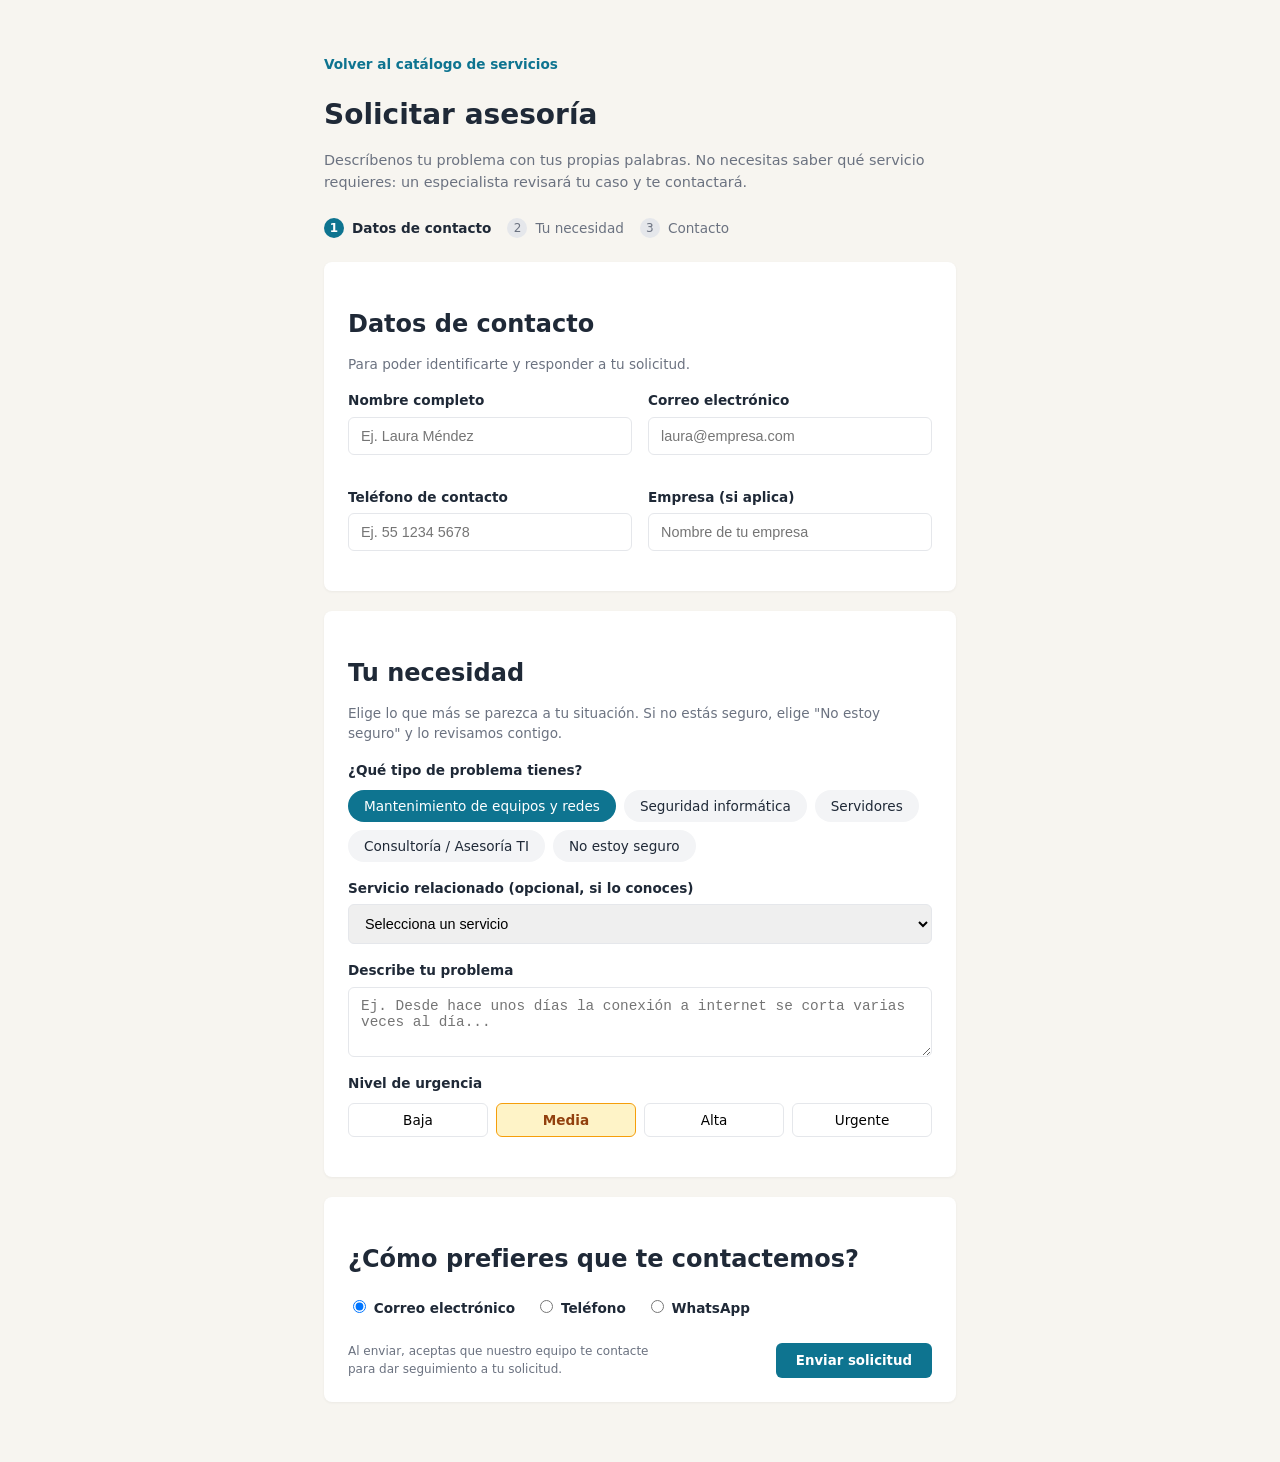
<file: CONSULTA_ASESORIAS/views/solicitar-asesoria.html>
<!DOCTYPE html>
<html lang="es">
<head>
  <meta charset="UTF-8">
  <meta name="viewport" content="width=device-width, initial-scale=1">
  <title>Solicitar asesoría · TecNeT</title>
  <link rel="stylesheet" href="../css/base.css">
  <link rel="stylesheet" href="../css/formulario.css">
</head>
<body>
  <div class="container">
    <p class="back-link"><a href="../index.html">Volver al catálogo de servicios</a></p>
    <h1>Solicitar asesoría</h1>
    <p class="subtitle">Descríbenos tu problema con tus propias palabras. No necesitas saber qué servicio requieres: un especialista revisará tu caso y te contactará.</p>

    <div class="stepper">
      <div class="step active"><span class="step-num">1</span> Datos de contacto</div>
      <div class="step"><span class="step-num">2</span> Tu necesidad</div>
      <div class="step"><span class="step-num">3</span> Contacto</div>
    </div>

    <div id="error-banner" class="alert-banner hidden">
      Revisa los campos marcados antes de continuar.
    </div>

    <form id="solicitud-form" novalidate>
      <section class="card">
        <h2>Datos de contacto</h2>
        <p class="card-sub">Para poder identificarte y responder a tu solicitud.</p>

        <div class="grid-2">
          <div class="form-group" id="group-nombre">
            <label for="nombre">Nombre completo</label>
            <input type="text" id="nombre" placeholder="Ej. Laura Méndez">
            <span class="error-msg">Este campo es obligatorio.</span>
          </div>

          <div class="form-group" id="group-email">
            <label for="email">Correo electrónico</label>
            <input type="email" id="email" placeholder="laura@empresa.com">
            <span class="error-msg">Ingresa un correo electrónico válido.</span>
          </div>

          <div class="form-group">
            <label for="telefono">Teléfono de contacto</label>
            <input type="tel" id="telefono" placeholder="Ej. 55 1234 5678">
          </div>

          <div class="form-group">
            <label for="empresa">Empresa (si aplica)</label>
            <input type="text" id="empresa" placeholder="Nombre de tu empresa">
          </div>
        </div>
      </section>

      <section class="card">
        <h2>Tu necesidad</h2>
        <p class="card-sub">Elige lo que más se parezca a tu situación. Si no estás seguro, elige "No estoy seguro" y lo revisamos contigo.</p>

        <div class="form-group">
          <label>¿Qué tipo de problema tienes?</label>
          <div class="chips-group" id="problema-chips">
            <button type="button" class="chip active" data-value="Mantenimiento de equipos y redes">Mantenimiento de equipos y redes</button>
            <button type="button" class="chip" data-value="Seguridad informática">Seguridad informática</button>
            <button type="button" class="chip" data-value="Servidores">Servidores</button>
            <button type="button" class="chip" data-value="Consultoría / Asesoría TI">Consultoría / Asesoría TI</button>
            <button type="button" class="chip" data-value="No estoy seguro">No estoy seguro</button>
          </div>
        </div>

        <div class="form-group">
          <label for="servicio">Servicio relacionado (opcional, si lo conoces)</label>
          <select id="servicio">
            <option value="" disabled selected>Selecciona un servicio</option>
            <optgroup label="Mantenimiento de equipos y redes">
              <option value="mantenimiento-preventivo">Mantenimiento preventivo de equipos</option>
              <option value="config-red-local">Configuración de red local (LAN)</option>
              <option value="cableado-red">Cableado y organización de red</option>
            </optgroup>
            <optgroup label="Seguridad informática">
              <option value="firewall">Instalación y configuración de firewall</option>
              <option value="antivirus-corporativo">Antivirus corporativo administrado</option>
              <option value="respaldos-automatizados">Respaldos automatizados</option>
            </optgroup>
            <optgroup label="Servidores">
              <option value="instalacion-servidores">Instalación y configuración de servidores</option>
              <option value="monitoreo-servidores">Monitoreo de servidores</option>
              <option value="migracion-nube">Migración de servidores a la nube</option>
            </optgroup>
            <optgroup label="Consultoría / Asesoría TI">
              <option value="diagnostico-infraestructura">Diagnóstico de infraestructura TI</option>
              <option value="plan-crecimiento">Plan de crecimiento tecnológico</option>
            </optgroup>
          </select>
        </div>

        <div class="form-group">
          <label for="descripcion">Describe tu problema</label>
          <textarea id="descripcion" rows="3" placeholder="Ej. Desde hace unos días la conexión a internet se corta varias veces al día..."></textarea>
        </div>

        <div class="form-group">
          <label>Nivel de urgencia</label>
          <div class="chips-group group-urgencia" id="urgencia-chips">
            <button type="button" class="chip-rect" data-value="Baja">Baja</button>
            <button type="button" class="chip-rect active" data-value="Media">Media</button>
            <button type="button" class="chip-rect" data-value="Alta">Alta</button>
            <button type="button" class="chip-rect" data-value="Urgente">Urgente</button>
          </div>
        </div>
      </section>

      <section class="card border-none">
        <h2>¿Cómo prefieres que te contactemos?</h2>
        <div class="radio-group">
          <label><input type="radio" name="contacto" value="Correo electrónico" checked> Correo electrónico</label>
          <label><input type="radio" name="contacto" value="Teléfono"> Teléfono</label>
          <label><input type="radio" name="contacto" value="WhatsApp"> WhatsApp</label>
        </div>

        <div class="form-footer">
          <p class="disclaimer">Al enviar, aceptas que nuestro equipo te contacte para dar seguimiento a tu solicitud.</p>
          <button type="submit" class="btn-primary">Enviar solicitud</button>
        </div>
      </section>
    </form>
  </div>

  <script src="../js/formulario.js"></script>
</body>
</html>
</file>
<file: css/base.css>
/* Estilos base: variables, reset y utilidades comunes a todas las páginas. */

:root {
  /* Colores */
  --bg-color: #f7f5f0;
  --card-bg: #ffffff;
  --surface-alt: #f3f4f6;

  --text-main: #1f2937;
  --text-muted: #6b7280;

  --primary: #0e7490;
  --primary-hover: #155e75;
  --primary-soft: #e0f2fe;

  --accent: #f59e0b;
  --accent-soft: #fef3c7;
  --accent-text: #92400e;

  --border-color: #e5e7eb;

  --error-bg: #fdf2f2;
  --error-border: #f87171;
  --error-text: #991b1b;

  /* Escala tipográfica y radios */
  --radius-sm: 6px;
  --radius-md: 8px;
  --radius-lg: 14px;
  --radius-pill: 999px;

  --shadow-sm: 0 1px 3px rgba(0, 0, 0, 0.05);
  --shadow-md: 0 6px 24px rgba(15, 23, 42, 0.08);

  --font-base: system-ui, -apple-system, "Segoe UI", Roboto, sans-serif;
  --content-width: 1080px;
}

/* Reset ligero */
*,
*::before,
*::after {
  box-sizing: border-box;
}

html {
  scroll-behavior: smooth;
}

body {
  margin: 0;
  background-color: var(--bg-color);
  font-family: var(--font-base);
  color: var(--text-main);
  line-height: 1.5;
  -webkit-font-smoothing: antialiased;
}

img {
  max-width: 100%;
  display: block;
}

a {
  color: inherit;
}

button {
  font-family: inherit;
}

/* Utilidades compartidas */
.hidden {
  display: none !important;
}

.visually-hidden {
  position: absolute;
  width: 1px;
  height: 1px;
  padding: 0;
  margin: -1px;
  overflow: hidden;
  clip: rect(0 0 0 0);
  white-space: nowrap;
  border: 0;
}

.container {
  width: 100%;
  max-width: var(--content-width);
  margin: 0 auto;
  padding: 0 24px;
}
</file>
<file: css/servicios.css>
/* Catálogo de servicios. Requiere base.css. */

/* Navegación */
.site-header {
  position: sticky;
  top: 0;
  z-index: 20;
  background: var(--bg-color);
  border-bottom: 1px solid var(--border-color);
}

.site-header .container {
  display: flex;
  align-items: center;
  justify-content: space-between;
  height: 64px;
}

.brand {
  font-weight: 700;
  font-size: 1.1rem;
  text-decoration: none;
  color: var(--text-main);
}

.brand b { color: var(--primary); font-weight: 700; }

.site-nav {
  display: flex;
  align-items: center;
  gap: 28px;
}

.site-nav a {
  font-size: 0.9rem;
  color: var(--text-muted);
  text-decoration: none;
}

.site-nav a:hover,
.site-nav a[aria-current="page"] { color: var(--text-main); }

.nav-cta {
  background: var(--primary);
  color: #fff !important;
  padding: 9px 16px;
  border-radius: var(--radius-sm);
  font-weight: 600;
}

.nav-cta:hover { background: var(--primary-hover); }

.nav-toggle {
  display: none;
  border: 1px solid var(--border-color);
  background: var(--card-bg);
  border-radius: var(--radius-sm);
  padding: 6px 12px;
  font-size: 0.9rem;
  cursor: pointer;
}

/* Encabezado de la sección */
.hero {
  padding: 56px 0 36px;
}

.hero h1 {
  font-size: 2rem;
  line-height: 1.2;
  font-weight: 700;
  margin: 0 0 12px;
  max-width: 22ch;
}

.hero p.lead {
  font-size: 1rem;
  color: var(--text-muted);
  max-width: 62ch;
  margin: 0 0 24px;
}

.search-bar {
  display: flex;
  gap: 10px;
  max-width: 520px;
}

.search-field {
  flex: 1;
}

.search-field input {
  width: 100%;
  padding: 12px 14px;
  border: 1px solid var(--border-color);
  border-radius: var(--radius-sm);
  font-size: 0.95rem;
  background: var(--card-bg);
  outline: none;
}

.search-field input:focus { border-color: var(--primary); }

.search-bar button {
  padding: 0 20px;
  border: none;
  border-radius: var(--radius-sm);
  background: var(--primary);
  color: #fff;
  font-weight: 600;
  font-size: 0.95rem;
  cursor: pointer;
}

.search-bar button:hover { background: var(--primary-hover); }

/* Catálogo */
.catalog {
  padding: 8px 0 64px;
}

.catalog-layout {
  display: grid;
  grid-template-columns: 240px 1fr;
  gap: 36px;
  align-items: start;
}

.filters {
  position: sticky;
  top: 88px;
}

.filters h2 {
  font-size: 0.8rem;
  text-transform: uppercase;
  letter-spacing: 0.04em;
  color: var(--text-muted);
  margin: 0 0 12px;
}

.filter-list {
  list-style: none;
  margin: 0 0 24px;
  padding: 0;
  display: flex;
  flex-direction: column;
  gap: 2px;
}

.filter-list button {
  width: 100%;
  text-align: left;
  border: none;
  background: transparent;
  padding: 9px 12px;
  border-radius: var(--radius-sm);
  font-size: 0.9rem;
  color: var(--text-muted);
  cursor: pointer;
  display: flex;
  justify-content: space-between;
  align-items: center;
  gap: 8px;
}

.filter-list button:hover { background: var(--surface-alt); color: var(--text-main); }

.filter-list button.active {
  background: var(--primary);
  color: #fff;
  font-weight: 600;
}

.filter-list button .count {
  font-size: 0.75rem;
  background: rgba(0, 0, 0, 0.06);
  border-radius: var(--radius-pill);
  padding: 1px 8px;
}

.filter-list button.active .count { background: rgba(255, 255, 255, 0.22); }

.filters .help-box {
  background: var(--card-bg);
  border: 1px solid var(--border-color);
  border-radius: var(--radius-md);
  padding: 16px;
  font-size: 0.83rem;
  color: var(--text-muted);
}

.filters .help-box strong { color: var(--text-main); display: block; margin-bottom: 6px; }

.filters .help-box a {
  color: var(--primary);
  font-weight: 600;
  text-decoration: none;
}

.results-head {
  display: flex;
  justify-content: space-between;
  align-items: baseline;
  margin-bottom: 18px;
  flex-wrap: wrap;
  gap: 8px;
}

.results-head h2 {
  font-size: 1.2rem;
  margin: 0;
}

.results-head .count-label { font-size: 0.85rem; color: var(--text-muted); }

.grid {
  display: grid;
  grid-template-columns: repeat(2, 1fr);
  gap: 18px;
}

/* Tarjeta de servicio */
.service-card {
  background: var(--card-bg);
  border: 1px solid var(--border-color);
  border-radius: var(--radius-md);
  padding: 22px;
  display: flex;
  flex-direction: column;
  gap: 12px;
}

.service-card .card-top {
  display: flex;
  align-items: center;
  justify-content: space-between;
  gap: 10px;
}

.tag {
  font-size: 0.72rem;
  font-weight: 600;
  padding: 3px 9px;
  border-radius: var(--radius-sm);
  background: var(--surface-alt);
  color: var(--text-muted);
}

.badge-featured {
  font-size: 0.72rem;
  font-weight: 600;
  color: var(--accent-text);
  background: var(--accent-soft);
  padding: 3px 9px;
  border-radius: var(--radius-sm);
}

.service-card h3 {
  font-size: 1rem;
  margin: 0;
  line-height: 1.3;
}

.service-card p.summary {
  font-size: 0.88rem;
  color: var(--text-muted);
  margin: 0;
  flex: 1;
}

.service-meta {
  display: grid;
  grid-template-columns: repeat(3, 1fr);
  gap: 8px;
  margin: 0;
  padding-top: 12px;
  border-top: 1px solid var(--border-color);
}

.service-meta dt {
  font-size: 0.68rem;
  text-transform: uppercase;
  letter-spacing: 0.03em;
  color: var(--text-muted);
}

.service-meta dd {
  margin: 3px 0 0;
  font-size: 0.8rem;
  font-weight: 600;
}

.card-actions {
  display: flex;
  gap: 10px;
  margin-top: 4px;
}

.btn-ghost,
.btn-solid {
  flex: 1;
  text-align: center;
  padding: 9px 12px;
  border-radius: var(--radius-sm);
  font-size: 0.83rem;
  font-weight: 600;
  cursor: pointer;
  text-decoration: none;
  border: 1px solid transparent;
}

.btn-ghost {
  background: var(--card-bg);
  border-color: var(--border-color);
  color: var(--text-main);
}

.btn-ghost:hover { background: var(--surface-alt); }

.btn-solid {
  background: var(--primary);
  color: #fff;
}

.btn-solid:hover { background: var(--primary-hover); }

.empty-state {
  grid-column: 1 / -1;
  text-align: center;
  padding: 48px 20px;
  color: var(--text-muted);
  border: 1px solid var(--border-color);
  border-radius: var(--radius-md);
}

.empty-state p { margin: 0 0 6px; }

/* Ventana de detalle */
.modal-overlay {
  position: fixed;
  inset: 0;
  background: rgba(15, 23, 42, 0.5);
  display: flex;
  align-items: center;
  justify-content: center;
  padding: 24px;
  z-index: 50;
}

.modal {
  background: var(--card-bg);
  border-radius: var(--radius-md);
  max-width: 560px;
  width: 100%;
  max-height: 88vh;
  overflow-y: auto;
  padding: 28px;
  box-shadow: var(--shadow-md);
}

.modal-head {
  display: flex;
  align-items: flex-start;
  justify-content: space-between;
  gap: 16px;
  margin-bottom: 8px;
}

.modal-close {
  border: 1px solid var(--border-color);
  background: var(--card-bg);
  padding: 6px 12px;
  border-radius: var(--radius-sm);
  font-size: 0.8rem;
  cursor: pointer;
  color: var(--text-muted);
  flex-shrink: 0;
}

.modal-close:hover { background: var(--surface-alt); color: var(--text-main); }

.modal h2 { font-size: 1.25rem; margin: 4px 0 0; }

.modal .modal-tag { font-size: 0.8rem; color: var(--primary); font-weight: 600; }

.modal p.desc {
  font-size: 0.92rem;
  color: var(--text-muted);
  line-height: 1.6;
  margin: 16px 0;
}

.modal-facts {
  display: grid;
  grid-template-columns: repeat(3, 1fr);
  gap: 10px;
  margin-bottom: 18px;
}

.modal-facts div {
  background: var(--surface-alt);
  border-radius: var(--radius-sm);
  padding: 10px 12px;
}

.modal-facts dt { font-size: 0.68rem; text-transform: uppercase; letter-spacing: 0.03em; color: var(--text-muted); }
.modal-facts dd { margin: 4px 0 0; font-size: 0.85rem; font-weight: 600; }

.modal h3 { font-size: 0.95rem; margin: 0 0 10px; }

.modal ul.entregables {
  list-style: none;
  padding: 0;
  margin: 0 0 22px;
  display: flex;
  flex-direction: column;
  gap: 8px;
}

.modal ul.entregables li {
  font-size: 0.87rem;
  padding-left: 18px;
  position: relative;
  color: var(--text-main);
}

.modal ul.entregables li::before {
  content: "–";
  position: absolute;
  left: 0;
  color: var(--text-muted);
}

.modal-actions { display: flex; gap: 12px; }

.modal-actions a {
  flex: 1;
  text-align: center;
  padding: 11px;
  border-radius: var(--radius-sm);
  font-weight: 600;
  font-size: 0.9rem;
  text-decoration: none;
}

/* Llamado a la acción */
.cta {
  background: var(--card-bg);
  border: 1px solid var(--border-color);
  border-radius: var(--radius-md);
  padding: 36px;
  text-align: center;
  margin: 0 0 56px;
}

.cta h2 { font-size: 1.4rem; margin: 0 0 10px; }
.cta p { color: var(--text-muted); margin: 0 0 20px; max-width: 54ch; margin-inline: auto; }

.cta a {
  display: inline-block;
  background: var(--primary);
  color: #fff;
  padding: 11px 24px;
  border-radius: var(--radius-sm);
  font-weight: 600;
  text-decoration: none;
}

.cta a:hover { background: var(--primary-hover); }

/* Pie de página */
.site-footer {
  border-top: 1px solid var(--border-color);
  padding: 28px 0;
  font-size: 0.83rem;
  color: var(--text-muted);
}

.site-footer .container {
  display: flex;
  justify-content: space-between;
  flex-wrap: wrap;
  gap: 12px;
}

.site-footer a { color: var(--text-muted); text-decoration: none; }
.site-footer a:hover { color: var(--text-main); }

/* Pantallas medianas y pequeñas */
@media (max-width: 900px) {
  .catalog-layout { grid-template-columns: 1fr; }
  .filters { position: static; }
  .filter-list { flex-direction: row; flex-wrap: wrap; }
  .filter-list button { width: auto; }
  .filters .help-box { display: none; }
}

@media (max-width: 720px) {
  .site-nav {
    display: none;
    position: absolute;
    top: 64px;
    left: 0;
    right: 0;
    flex-direction: column;
    align-items: stretch;
    gap: 4px;
    padding: 12px 24px 18px;
    background: var(--bg-color);
    border-bottom: 1px solid var(--border-color);
  }
  .site-nav.open { display: flex; }
  .nav-toggle { display: block; }
  .grid { grid-template-columns: 1fr; }
  .service-meta { grid-template-columns: 1fr 1fr; }
  .modal-facts { grid-template-columns: 1fr; }
  .hero { padding: 40px 0 24px; }
  .hero h1 { font-size: 1.6rem; }
  .search-bar { flex-direction: column; }
  .search-bar button { padding: 12px; }
}
</file>
<file: tecnet_christian/styles.css>
/* =========================
   CONFIGURACIÓN GENERAL
   ========================= */

* {
    margin: 0;
    padding: 0;
    box-sizing: border-box;
}

:root {
    --dark: #111827;
    --dark-light: #1f2937;

    --green: #0f766e;
    --green-dark: #115e59;
    --green-light: #ccfbf1;

    --background: #f3f4f6;
    --white: #ffffff;

    --text: #1f2937;
    --text-light: #6b7280;

    --border: #d1d5db;

    --danger: #dc2626;
    --danger-dark: #b91c1c;
}


/* =========================
   FONDO
   ========================= */

body {
    font-family: Arial, Helvetica, sans-serif;

    min-height: 100vh;

    padding: 40px 20px;

    background: linear-gradient(
        135deg,
        #111827,
        #1f2937,
        #0f766e
    );

    color: var(--text);
}


/* =========================
   CONTENEDOR PRINCIPAL
   ========================= */

.contenedor {
    width: 100%;
    max-width: 1000px;

    margin: 0 auto;

    background-color: var(--white);

    border-radius: 18px;

    padding: 35px;

    box-shadow:
        0 20px 45px rgba(0, 0, 0, 0.30);
}


/* =========================
   ENCABEZADO
   ========================= */

h1 {
    text-align: center;

    color: var(--dark);

    font-size: 32px;

    margin-bottom: 8px;
}

.descripcion {
    text-align: center;

    color: var(--text-light);

    margin-bottom: 32px;

    font-size: 15px;
}


/* =========================
   TÍTULOS
   ========================= */

h2 {
    font-size: 19px;

    color: var(--dark);

    margin-bottom: 18px;

    padding-left: 10px;

    border-left: 4px solid var(--green);
}


/* =========================
   SECCIONES
   ========================= */

.formulario,
.filtros,
.lista,
.resumen {
    margin-bottom: 28px;
}


/* =========================
   FORMULARIO
   ========================= */

.formulario {
    background-color: #f9fafb;

    padding: 25px;

    border-radius: 12px;

    border: 1px solid #e5e7eb;

    box-shadow:
        0 3px 12px rgba(0, 0, 0, 0.06);
}

.campo {
    margin-bottom: 18px;
}

.campo label {
    display: block;

    margin-bottom: 7px;

    font-weight: bold;

    color: var(--dark);
}

.campo input {
    width: 100%;

    padding: 12px;

    border: 1px solid var(--border);

    border-radius: 7px;

    font-size: 15px;

    outline: none;

    transition:
        border-color 0.2s,
        box-shadow 0.2s;
}

.campo input:focus {
    border-color: var(--green);

    box-shadow:
        0 0 0 3px rgba(15, 118, 110, 0.15);
}


/* =========================
   BOTONES GENERALES
   ========================= */

button {
    border: none;

    border-radius: 7px;

    padding: 11px 18px;

    font-size: 14px;

    font-weight: bold;

    cursor: pointer;

    transition:
        background-color 0.2s,
        transform 0.1s;
}

button:active {
    transform: scale(0.98);
}


/* =========================
   BOTÓN AGREGAR
   ========================= */

#btnAgregar {
    background-color: var(--green);

    color: white;

    box-shadow:
        0 4px 10px rgba(15, 118, 110, 0.25);
}

#btnAgregar:hover {
    background-color: var(--green-dark);
}


/* =========================
   MENSAJES
   ========================= */

#mensaje {
    min-height: 20px;

    margin-top: 15px;

    font-weight: bold;

    font-size: 14px;
}


/* =========================
   FILTROS
   ========================= */

.filtros {
    background-color: #f9fafb;

    padding: 22px;

    border: 1px solid #e5e7eb;

    border-radius: 12px;

    text-align: center;
}

.filtros h2 {
    text-align: left;
}

.btnFiltro {
    background-color: #e5e7eb;

    color: var(--dark);

    margin: 4px;
}

.btnFiltro:hover {
    background-color: #d1d5db;
}

.btnFiltro.activo {
    background-color: var(--green);

    color: white;
}


/* =========================
   TABLA
   ========================= */

.lista {
    overflow-x: auto;
}

table {
    width: 100%;

    border-collapse: separate;

    border-spacing: 0;

    border-radius: 10px;

    overflow: hidden;

    box-shadow:
        0 3px 12px rgba(0, 0, 0, 0.08);
}

thead {
    background-color: var(--dark);

    color: white;
}

th {
    padding: 14px;

    text-align: center;

    font-size: 14px;
}

td {
    padding: 13px;

    text-align: center;

    border-bottom: 1px solid #e5e7eb;

    font-size: 14px;
}

tbody tr {
    transition: background-color 0.2s;
}

tbody tr:nth-child(even) {
    background-color: #f9fafb;
}

tbody tr:hover {
    background-color: #ecfdf5;
}


/* =========================
   ESTADOS
   ========================= */

.aprobado {
    color: var(--green);

    font-weight: bold;

    background-color: #ccfbf1;
}

.reprobado {
    color: #dc2626;

    font-weight: bold;

    background-color: #fee2e2;
}


/* =========================
   BOTÓN ELIMINAR
   ========================= */

.btnEliminar {
    background-color: #dc2626;

    color: white;

    padding: 8px 13px;
}

.btnEliminar:hover {
    background-color: #b91c1c;
}


/* =========================
   RESUMEN
   ========================= */

.resumen {
    background-color: var(--dark);

    color: white;

    border-radius: 12px;

    padding: 24px;

    text-align: center;

    box-shadow:
        0 3px 12px rgba(0, 0, 0, 0.15);
}

.resumen h2 {
    color: white;

    text-align: left;

    border-left-color: var(--green);
}

.resumen p {
    display: inline-block;

    min-width: 220px;

    margin: 7px;

    padding: 18px;

    border-radius: 10px;

    background-color: var(--dark-light);

    color: #d1d5db;
}

#promedio,
#totalEstudiantes {
    display: block;

    margin-top: 8px;

    color: #5eead4;

    font-size: 26px;
}


/* =========================
   RESPONSIVE
   ========================= */

@media (max-width: 650px) {

    body {
        padding: 15px;
    }

    .contenedor {
        padding: 22px;
    }

    h1 {
        font-size: 26px;
    }

    .formulario {
        padding: 18px;
    }

    .btnFiltro {
        display: block;

        width: 100%;

        margin: 7px 0;
    }

    table {
        min-width: 600px;
    }

    .resumen p {
        display: block;

        width: 100%;

        min-width: 0;

        margin: 8px 0;
    }
}
</file>
<file: tecnet_omar/styles.css>
body {
  font-family: Arial, sans-serif;
  background-color: #f4f4f4;
  display: flex;
  justify-content: center;
  padding-top: 50px;
}

.box {
  background: #fff;
  border: 1px solid #ccc;
  border-radius: 6px;
  padding: 20px;
  width: 320px;
}

h2 {
  font-size: 1.2rem;
  margin-top: 0;
  margin-bottom: 4px;
}

.sub {
  color: #666;
  font-size: 0.85rem;
  margin-bottom: 15px;
}

.campo, .opciones, .resultado {
  margin-bottom: 15px;
}

.campo input {
  width: 60px;
  padding: 4px;
}

.opciones label {
  display: block;
  font-size: 0.9rem;
  margin: 4px 0;
  cursor: pointer;
}

button {
  cursor: pointer;
  padding: 6px 12px;
}

#btn-generar {
  width: 100%;
  background: #007bff;
  color: white;
  border: none;
  border-radius: 4px;
  padding: 8px;
  margin-bottom: 15px;
}

#btn-generar:hover {
  background: #0056b3;
}

.resultado {
  display: flex;
  gap: 6px;
}

#resultado {
  flex: 1;
  padding: 6px;
  font-family: monospace;
}

#mensaje {
  font-size: 0.85rem;
  color: green;
  display: block;
  text-align: center;
}
</file>
<file: tecnet_pablo/styles.css>
/* Calculadora de subredes IPv4 · tecnet_pablo */

:root {
    --fondo: #0f172a;
    --tarjeta: #ffffff;
    --texto: #1e293b;
    --suave: #64748b;
    --borde: #e2e8f0;
    --primario: #0e7490;
    --primario-oscuro: #155e75;
    --red: #0e7490;
    --host: #c2410c;
    --error: #b91c1c;
    --aviso: #a16207;
    --radio: 10px;
}

* {
    box-sizing: border-box;
    margin: 0;
    padding: 0;
}

body {
    font-family: "Segoe UI", system-ui, sans-serif;
    background: linear-gradient(160deg, var(--fondo), #134e4a);
    color: var(--texto);
    min-height: 100vh;
    padding: 32px 16px;
}

.contenedor {
    max-width: 860px;
    margin: 0 auto;
    display: grid;
    gap: 20px;
}

/* Encabezado */
.encabezado {
    color: #f1f5f9;
    text-align: center;
}

.etiqueta {
    font-size: 0.8rem;
    letter-spacing: 0.08em;
    text-transform: uppercase;
    color: #5eead4;
}

.encabezado h1 {
    font-size: 2rem;
    margin: 6px 0 8px;
}

.descripcion {
    color: #cbd5e1;
    max-width: 600px;
    margin: 0 auto;
}

/* Tarjetas */
.tarjeta {
    background: var(--tarjeta);
    border-radius: var(--radio);
    padding: 24px;
    box-shadow: 0 10px 30px rgba(0, 0, 0, 0.25);
}

.tarjeta h2 {
    font-size: 1.1rem;
    padding-left: 10px;
    border-left: 4px solid var(--primario);
    margin-bottom: 16px;
}

.tarjeta h3 {
    font-size: 0.95rem;
    margin: 22px 0 10px;
    color: var(--suave);
}

/* Formulario */
.formulario {
    display: grid;
    grid-template-columns: 2fr 1.4fr auto;
    gap: 12px;
    align-items: end;
}

.campo {
    display: grid;
    gap: 6px;
}

.campo label {
    font-size: 0.85rem;
    font-weight: 600;
}

.campo input,
.campo select {
    padding: 10px 12px;
    border: 1px solid var(--borde);
    border-radius: 8px;
    font-size: 1rem;
    font-family: Consolas, "Courier New", monospace;
}

.campo input:focus,
.campo select:focus {
    outline: 2px solid var(--primario);
    border-color: transparent;
}

.boton-principal {
    padding: 11px 22px;
    border: none;
    border-radius: 8px;
    background: var(--primario);
    color: #fff;
    font-size: 1rem;
    font-weight: 600;
    cursor: pointer;
}

.boton-principal:hover {
    background: var(--primario-oscuro);
}

.ayuda {
    margin-top: 10px;
    font-size: 0.85rem;
    color: var(--suave);
}

.ejemplos {
    display: flex;
    flex-wrap: wrap;
    align-items: center;
    gap: 8px;
    margin-top: 14px;
    font-size: 0.85rem;
    color: var(--suave);
}

.ejemplos button {
    border: 1px solid var(--borde);
    background: #f8fafc;
    border-radius: 999px;
    padding: 5px 12px;
    font-family: Consolas, "Courier New", monospace;
    font-size: 0.8rem;
    cursor: pointer;
}

.ejemplos button:hover {
    border-color: var(--primario);
    color: var(--primario);
}

/* Mensajes */
.mensaje {
    margin-top: 12px;
    font-size: 0.9rem;
}

.mensaje:empty {
    display: none;
}

.mensaje.error {
    color: var(--error);
    background: #fef2f2;
    padding: 10px 12px;
    border-radius: 8px;
}

.mensaje.aviso {
    color: var(--aviso);
    background: #fefce8;
    padding: 10px 12px;
    border-radius: 8px;
}

/* Resultados */
.datos {
    display: grid;
    grid-template-columns: repeat(3, 1fr);
    gap: 10px;
}

.dato {
    background: #f8fafc;
    border: 1px solid var(--borde);
    border-radius: 8px;
    padding: 10px 12px;
    display: grid;
    gap: 4px;
}

.dato span {
    font-size: 0.75rem;
    color: var(--suave);
}

.dato strong {
    font-family: Consolas, "Courier New", monospace;
    font-size: 0.95rem;
    word-break: break-all;
}

.dato.destacado {
    background: #ecfeff;
    border-color: #a5f3fc;
}

.dato.destacado strong {
    font-size: 1.15rem;
    color: var(--primario-oscuro);
}

.dato.ancho {
    grid-column: 1 / -1;
}

/* Binario */
.binario {
    display: grid;
    grid-template-columns: auto 1fr;
    gap: 6px 14px;
    align-items: center;
    background: #0f172a;
    border-radius: 8px;
    padding: 14px 16px;
    overflow-x: auto;
}

.binario-titulo {
    color: #94a3b8;
    font-size: 0.8rem;
}

.binario code {
    font-family: Consolas, "Courier New", monospace;
    font-size: 1rem;
    color: #e2e8f0;
    letter-spacing: 0.06em;
    white-space: nowrap;
}

.bit-red {
    color: #67e8f9;
}

.bit-host {
    color: #fdba74;
}

.leyenda {
    margin-top: 8px;
    font-size: 0.8rem;
    color: var(--suave);
}

.muestra {
    display: inline-block;
    font-family: Consolas, monospace;
    background: #0f172a;
    border-radius: 4px;
    padding: 0 6px;
    margin: 0 4px 0 10px;
}

/* Subredes */
.resumen {
    margin: 12px 0;
    font-weight: 600;
    color: var(--primario-oscuro);
}

.tabla-contenedor {
    max-height: 360px;
    overflow: auto;
    border: 1px solid var(--borde);
    border-radius: 8px;
}

table {
    width: 100%;
    border-collapse: collapse;
    font-size: 0.85rem;
}

th {
    position: sticky;
    top: 0;
    background: #0f172a;
    color: #f1f5f9;
    text-align: left;
    padding: 8px 12px;
}

td {
    padding: 7px 12px;
    border-top: 1px solid var(--borde);
    font-family: Consolas, "Courier New", monospace;
}

tbody tr:nth-child(even) {
    background: #f8fafc;
}

.pie {
    text-align: center;
    font-size: 0.8rem;
    color: #94a3b8;
}

/* Pantallas pequeñas */
@media (max-width: 640px) {
    .formulario {
        grid-template-columns: 1fr;
    }

    .datos {
        grid-template-columns: 1fr 1fr;
    }

    .encabezado h1 {
        font-size: 1.5rem;
    }
}
</file>
<file: tecnet_robert/styles.css>
:root {
  --bg-color: #0f172a;
  --card-bg: #1e293b;
  --text-primary: #f8fafc;
  --text-secondary: #94a3b8;
  --accent-color: #38bdf8;
  --accent-hover: #0284c7;
  --input-bg: #0f172a;
  --input-border: #334155;
  --result-bg: rgba(56, 189, 248, 0.1);
  --result-border: #38bdf8;
  --error-bg: rgba(239, 68, 68, 0.1);
  --error-border: #ef4444;
}

* {
  box-sizing: border-box;
  margin: 0;
  padding: 0;
  font-family: 'Segoe UI', Tahoma, Geneva, Verdana, sans-serif;
}

body {
  background-color: var(--bg-color);
  color: var(--text-primary);
  min-height: 100vh;
  display: flex;
  justify-content: center;
  align-items: center;
  padding: 20px;
}

.card {
  background-color: var(--card-bg);
  width: 100%;
  max-width: 480px;
  padding: 32px;
  border-radius: 16px;
  box-shadow: 0 10px 25px rgba(0, 0, 0, 0.5);
  border: 1px solid #334155;
}

.card-header {
  margin-bottom: 24px;
  text-align: center;
}

.card-header h1 {
  font-size: 1.6rem;
  color: var(--accent-color);
  margin-bottom: 8px;
}

.card-header p {
  font-size: 0.9rem;
  color: var(--text-secondary);
}

.form-container {
  display: flex;
  flex-direction: column;
  gap: 18px;
}

.input-group {
  display: flex;
  flex-direction: column;
  gap: 6px;
}

.input-group label {
  font-size: 0.85rem;
  color: var(--text-secondary);
  font-weight: 600;
}

.input-group input {
  background-color: var(--input-bg);
  border: 1px solid var(--input-border);
  color: var(--text-primary);
  padding: 12px 16px;
  border-radius: 8px;
  font-size: 1rem;
  outline: none;
  transition: border-color 0.2s ease;
}

.input-group input:focus {
  border-color: var(--accent-color);
}

button {
  background-color: var(--accent-color);
  color: #0f172a;
  font-weight: 700;
  font-size: 1rem;
  padding: 12px;
  border: none;
  border-radius: 8px;
  cursor: pointer;
  margin-top: 10px;
  transition: background-color 0.2s ease, transform 0.1s ease;
}

button:hover {
  background-color: var(--accent-hover);
  color: #ffffff;
}

button:active {
  transform: scale(0.98);
}

.result-container {
  margin-top: 24px;
  padding: 16px;
  border-radius: 8px;
  background-color: var(--result-bg);
  border: 1px solid var(--result-border);
  display: flex;
  flex-direction: column;
  align-items: center;
  gap: 6px;
  transition: all 0.3s ease;
}

.result-container.hidden {
  display: none;
}

.result-container.error {
  background-color: var(--error-bg);
  border-color: var(--error-border);
}

.result-label {
  font-size: 0.8rem;
  text-transform: uppercase;
  letter-spacing: 1px;
  color: var(--text-secondary);
}

.result-value {
  font-size: 1.4rem;
  font-weight: bold;
  color: var(--accent-color);
}

.result-container.error .result-value {
  color: #ef4444;
  font-size: 1rem;
}
</file>
<file: equipos/equipo-07/styles.css>
body {
    font-family: Arial, sans-serif;
    background-color: #eeeeee;
    margin: 0;
    padding: 30px;
}

.contenedor {
    max-width: 720px;
    margin: auto;
    background-color: white;
    padding: 30px;
    border-radius: 12px;
    text-align: center;
}

h1 {
    margin-bottom: 5px;
    color: #12324a;
}

.subtitulo {
    color: #666666;
    margin-top: 0;
    margin-bottom: 30px;
}

.servicio {
    margin: 25px 0;
}

.servicio select {
    padding: 9px;
    margin-left: 5px;
}

h2 {
    margin-top: 30px;
}

.horarios {
    margin: 25px 0;
}

.fila {
    display: flex;
    justify-content: center;
    align-items: center;
    gap: 8px;
    margin: 10px 0;
}

.fila > span {
    width: 90px;
    text-align: right;
    margin-right: 10px;
    font-weight: bold;
}

.horario {
    width: 75px;
    height: 40px;
    border: none;
    border-radius: 7px;
    background-color: #69b96b;
    color: white;
    cursor: pointer;
}

.horario:hover {
    opacity: 0.8;
}

.horario.seleccionado {
    background-color: #367bd6;
}

.horario.ocupado {
    background-color: #d9534f;
    cursor: not-allowed;
}

.leyenda {
    display: flex;
    justify-content: center;
    gap: 20px;
    margin: 25px 0;
}

.ejemplo {
    display: inline-block;
    width: 15px;
    height: 15px;
    border-radius: 3px;
}

.disponible {
    background-color: #69b96b;
}

.seleccionado {
    background-color: #367bd6;
}

.ocupado {
    background-color: #d9534f;
}

.resumen {
    margin-top: 25px;
    padding-top: 15px;
    border-top: 1px solid #cccccc;
}

#reservar {
    padding: 11px 30px;
    border: none;
    border-radius: 6px;
    background-color: #137f9e;
    color: white;
    cursor: pointer;
}
T
#reservar:hover {
    opacity: 0.8;
}

#mensaje {
    margin-top: 15px;
    font-weight: bold;
}
</file>
<file: CONSULTA_ASESORIAS/confirmacion.css>
:root {
  --bg-color: #f7f5f0;
  --card-bg: #ffffff;
  --primary: #0e7490;
  --text-main: #1f2937;
  --text-muted: #6b7280;
  --border-color: #e5e7eb;
}

body {
  background-color: var(--bg-color);
  font-family: system-ui, -apple-system, sans-serif;
  color: var(--text-main);
  padding: 60px 20px;
}

.confirm-container {
  max-width: 540px;
  margin: 0 auto;
}

.icon-success {
  width: 40px; height: 40px; background: #e0f2fe; color: #0284c7;
  border-radius: 50%; display: flex; align-items: center; justify-content: center;
  font-weight: bold; font-size: 1.2rem; margin-bottom: 20px;
}

h1 { font-size: 1.6rem; font-weight: 700; margin-bottom: 12px; }
.subtitle { color: var(--text-muted); font-size: 0.95rem; line-height: 1.4; margin-bottom: 24px; }

.checklist { list-style: none; padding: 0; margin-bottom: 32px; }
.checklist li { display: flex; align-items: center; gap: 10px; font-size: 0.9rem; margin-bottom: 10px; color: #374151; }
.check { color: var(--primary); font-weight: bold; }

.summary-card {
  background: var(--card-bg); border-radius: 8px; padding: 20px 24px;
  box-shadow: 0 1px 3px rgba(0,0,0,0.05); margin-bottom: 32px;
}
.summary-card h3 { font-size: 0.95rem; margin-top: 0; margin-bottom: 16px; color: var(--text-main); }
.summary-row {
  display: flex; justify-content: space-between; padding: 8px 0;
  border-bottom: 1px solid var(--border-color); font-size: 0.85rem;
}
.summary-row:last-child { border-bottom: none; }
.summary-row span { color: var(--text-muted); }

.actions { display: flex; align-items: center; gap: 16px; }
.btn-outline {
  border: 1px solid #d1d5db; background: white; padding: 10px 18px;
  border-radius: 6px; text-decoration: none; color: var(--text-main);
  font-size: 0.9rem; font-weight: 500;
}
.btn-link { background: none; border: none; color: var(--text-muted); font-size: 0.9rem; cursor: pointer; }
</file>
<file: css/confirmacion.css>
/* Página de confirmación · depende de base.css */

body {
  padding: 60px 20px;
}

.confirm-container {
  max-width: 540px;
  margin: 0 auto;
}

h1 { font-size: 1.6rem; font-weight: 700; margin-bottom: 12px; }
.subtitle { color: var(--text-muted); font-size: 0.95rem; line-height: 1.4; margin-bottom: 24px; }

.checklist { list-style: none; padding: 0; margin-bottom: 32px; }
.checklist li {
  font-size: 0.9rem; margin-bottom: 10px; color: #374151;
  padding-left: 16px; position: relative;
}
.checklist li::before { content: "–"; position: absolute; left: 0; color: var(--text-muted); }

.summary-card {
  background: var(--card-bg); border-radius: 8px; padding: 20px 24px;
  box-shadow: 0 1px 3px rgba(0,0,0,0.05); margin-bottom: 32px;
}
.summary-card h3 { font-size: 0.95rem; margin-top: 0; margin-bottom: 16px; color: var(--text-main); }
.summary-row {
  display: flex; justify-content: space-between; padding: 8px 0;
  border-bottom: 1px solid var(--border-color); font-size: 0.85rem;
}
.summary-row:last-child { border-bottom: none; }
.summary-row span { color: var(--text-muted); }

.actions { display: flex; align-items: center; gap: 16px; }
.btn-outline {
  border: 1px solid #d1d5db; background: white; padding: 10px 18px;
  border-radius: 6px; text-decoration: none; color: var(--text-main);
  font-size: 0.9rem; font-weight: 500;
}
.btn-link { background: none; border: none; color: var(--text-muted); font-size: 0.9rem; cursor: pointer; }
</file>
<file: css/formulario.css>
/* Formulario de solicitud de asesoría · depende de base.css */

body {
  padding: 40px 20px;
}

.container {
  max-width: 680px;
}

.back-link { margin-bottom: 20px; font-size: 0.85rem; }
.back-link a { color: var(--primary); text-decoration: none; font-weight: 600; }
.back-link a:hover { text-decoration: underline; }

h1 { font-size: 1.75rem; font-weight: 700; margin-bottom: 8px; }
.subtitle { color: var(--text-muted); font-size: 0.9rem; margin-bottom: 24px; }

/* Stepper */
.stepper { display: flex; gap: 16px; margin-bottom: 24px; font-size: 0.85rem; color: var(--text-muted); }
.step { display: flex; align-items: center; gap: 8px; }
.step.active { color: var(--text-main); font-weight: 600; }
.step-num {
  width: 20px; height: 20px; border-radius: 50%; background: #e5e7eb;
  display: flex; align-items: center; justify-content: center; font-size: 0.75rem;
}
.step.active .step-num { background: var(--primary); color: white; }

/* Cards */
.card {
  background: var(--card-bg);
  border-radius: 8px;
  padding: 24px;
  margin-bottom: 20px;
  box-shadow: 0 1px 3px rgba(0,0,0,0.05);
}
.card-sub { color: var(--text-muted); font-size: 0.85rem; margin-top: -8px; margin-bottom: 16px; }

/* Elementos del formulario */
.grid-2 { display: grid; grid-template-columns: 1fr 1fr; gap: 16px; }
.form-group { display: flex; flex-direction: column; gap: 6px; margin-bottom: 16px; }
label { font-size: 0.85rem; font-weight: 600; }

input, select, textarea {
  padding: 10px 12px;
  border: 1px solid var(--border-color);
  border-radius: 6px;
  font-size: 0.9rem;
  outline: none;
}

input:focus, select:focus, textarea:focus { border-color: var(--primary); }

/* Chips */
.chips-group { display: flex; flex-wrap: wrap; gap: 8px; margin-top: 4px; }
.chip {
  background: #f3f4f6; border: none; padding: 8px 16px; border-radius: 20px;
  font-size: 0.85rem; cursor: pointer; color: var(--text-main);
}
.chip.active { background: var(--primary); color: white; }

.chip-rect {
  background: white; border: 1px solid var(--border-color); padding: 8px 16px;
  border-radius: 6px; font-size: 0.85rem; cursor: pointer; flex: 1; text-align: center;
}
.chip-rect.active { background: #fef3c7; border-color: #f59e0b; color: #92400e; font-weight: 600; }

/* Radios */
.radio-group { display: flex; gap: 20px; font-size: 0.9rem; margin-top: 8px; }

/* Footer */
.form-footer { display: flex; justify-content: space-between; align-items: center; margin-top: 24px; }
.disclaimer { font-size: 0.75rem; color: var(--text-muted); max-width: 320px; margin: 0; }
.btn-primary {
  background: var(--primary); color: white; border: none; padding: 10px 20px;
  border-radius: 6px; font-weight: 600; cursor: pointer;
}
.btn-primary:hover { background: var(--primary-hover); }

/* Caso de Error */
.alert-banner {
  background: var(--error-bg); border: 1px solid var(--error-border); color: var(--error-text);
  padding: 12px 16px; border-radius: 6px; font-size: 0.9rem; margin-bottom: 20px;
}
.hidden { display: none; }
.error-msg { display: none; font-size: 0.75rem; color: var(--error-text); }

/* Formulario Error */
.form-group.has-error input { border-color: var(--error-border); background-color: #fff5f5; }
.form-group.has-error label { color: var(--error-text); }
.form-group.has-error .error-msg { display: block; }
</file>
<file: CONSULTA_ASESORIAS/css/base.css>
/* Estilos base: variables, reset y utilidades comunes a todas las páginas. */

:root {
  /* Colores */
  --bg-color: #f7f5f0;
  --card-bg: #ffffff;
  --surface-alt: #f3f4f6;

  --text-main: #1f2937;
  --text-muted: #6b7280;

  --primary: #0e7490;
  --primary-hover: #155e75;
  --primary-soft: #e0f2fe;

  --accent: #f59e0b;
  --accent-soft: #fef3c7;
  --accent-text: #92400e;

  --border-color: #e5e7eb;

  --error-bg: #fdf2f2;
  --error-border: #f87171;
  --error-text: #991b1b;

  /* Escala tipográfica y radios */
  --radius-sm: 6px;
  --radius-md: 8px;
  --radius-lg: 14px;
  --radius-pill: 999px;

  --shadow-sm: 0 1px 3px rgba(0, 0, 0, 0.05);
  --shadow-md: 0 6px 24px rgba(15, 23, 42, 0.08);

  --font-base: system-ui, -apple-system, "Segoe UI", Roboto, sans-serif;
  --content-width: 1080px;
}

/* Reset ligero */
*,
*::before,
*::after {
  box-sizing: border-box;
}

html {
  scroll-behavior: smooth;
}

body {
  margin: 0;
  background-color: var(--bg-color);
  font-family: var(--font-base);
  color: var(--text-main);
  line-height: 1.5;
  -webkit-font-smoothing: antialiased;
}

img {
  max-width: 100%;
  display: block;
}

a {
  color: inherit;
}

button {
  font-family: inherit;
}

/* Utilidades compartidas */
.hidden {
  display: none !important;
}

.visually-hidden {
  position: absolute;
  width: 1px;
  height: 1px;
  padding: 0;
  margin: -1px;
  overflow: hidden;
  clip: rect(0 0 0 0);
  white-space: nowrap;
  border: 0;
}

.container {
  width: 100%;
  max-width: var(--content-width);
  margin: 0 auto;
  padding: 0 24px;
}
</file>
<file: CONSULTA_ASESORIAS/css/confirmacion.css>
/* Página de confirmación · depende de base.css */

body {
  padding: 60px 20px;
}

.confirm-container {
  max-width: 540px;
  margin: 0 auto;
}

h1 { font-size: 1.6rem; font-weight: 700; margin-bottom: 12px; }
.subtitle { color: var(--text-muted); font-size: 0.95rem; line-height: 1.4; margin-bottom: 24px; }

.checklist { list-style: none; padding: 0; margin-bottom: 32px; }
.checklist li {
  font-size: 0.9rem; margin-bottom: 10px; color: #374151;
  padding-left: 16px; position: relative;
}
.checklist li::before { content: "–"; position: absolute; left: 0; color: var(--text-muted); }

.summary-card {
  background: var(--card-bg); border-radius: 8px; padding: 20px 24px;
  box-shadow: 0 1px 3px rgba(0,0,0,0.05); margin-bottom: 32px;
}
.summary-card h3 { font-size: 0.95rem; margin-top: 0; margin-bottom: 16px; color: var(--text-main); }
.summary-row {
  display: flex; justify-content: space-between; padding: 8px 0;
  border-bottom: 1px solid var(--border-color); font-size: 0.85rem;
}
.summary-row:last-child { border-bottom: none; }
.summary-row span { color: var(--text-muted); }

.actions { display: flex; align-items: center; gap: 16px; }
.btn-outline {
  border: 1px solid #d1d5db; background: white; padding: 10px 18px;
  border-radius: 6px; text-decoration: none; color: var(--text-main);
  font-size: 0.9rem; font-weight: 500;
}
.btn-link { background: none; border: none; color: var(--text-muted); font-size: 0.9rem; cursor: pointer; }
</file>
<file: CONSULTA_ASESORIAS/css/formulario.css>
/* Formulario de solicitud de asesoría · depende de base.css */

body {
  padding: 40px 20px;
}

.container {
  max-width: 680px;
}

.back-link { margin-bottom: 20px; font-size: 0.85rem; }
.back-link a { color: var(--primary); text-decoration: none; font-weight: 600; }
.back-link a:hover { text-decoration: underline; }

h1 { font-size: 1.75rem; font-weight: 700; margin-bottom: 8px; }
.subtitle { color: var(--text-muted); font-size: 0.9rem; margin-bottom: 24px; }

/* Stepper */
.stepper { display: flex; gap: 16px; margin-bottom: 24px; font-size: 0.85rem; color: var(--text-muted); }
.step { display: flex; align-items: center; gap: 8px; }
.step.active { color: var(--text-main); font-weight: 600; }
.step-num {
  width: 20px; height: 20px; border-radius: 50%; background: #e5e7eb;
  display: flex; align-items: center; justify-content: center; font-size: 0.75rem;
}
.step.active .step-num { background: var(--primary); color: white; }

/* Cards */
.card {
  background: var(--card-bg);
  border-radius: 8px;
  padding: 24px;
  margin-bottom: 20px;
  box-shadow: 0 1px 3px rgba(0,0,0,0.05);
}
.card-sub { color: var(--text-muted); font-size: 0.85rem; margin-top: -8px; margin-bottom: 16px; }

/* Elementos del formulario */
.grid-2 { display: grid; grid-template-columns: 1fr 1fr; gap: 16px; }
.form-group { display: flex; flex-direction: column; gap: 6px; margin-bottom: 16px; }
label { font-size: 0.85rem; font-weight: 600; }

input, select, textarea {
  padding: 10px 12px;
  border: 1px solid var(--border-color);
  border-radius: 6px;
  font-size: 0.9rem;
  outline: none;
}

input:focus, select:focus, textarea:focus { border-color: var(--primary); }

/* Chips */
.chips-group { display: flex; flex-wrap: wrap; gap: 8px; margin-top: 4px; }
.chip {
  background: #f3f4f6; border: none; padding: 8px 16px; border-radius: 20px;
  font-size: 0.85rem; cursor: pointer; color: var(--text-main);
}
.chip.active { background: var(--primary); color: white; }

.chip-rect {
  background: white; border: 1px solid var(--border-color); padding: 8px 16px;
  border-radius: 6px; font-size: 0.85rem; cursor: pointer; flex: 1; text-align: center;
}
.chip-rect.active { background: #fef3c7; border-color: #f59e0b; color: #92400e; font-weight: 600; }

/* Radios */
.radio-group { display: flex; gap: 20px; font-size: 0.9rem; margin-top: 8px; }

/* Footer */
.form-footer { display: flex; justify-content: space-between; align-items: center; margin-top: 24px; }
.disclaimer { font-size: 0.75rem; color: var(--text-muted); max-width: 320px; margin: 0; }
.btn-primary {
  background: var(--primary); color: white; border: none; padding: 10px 20px;
  border-radius: 6px; font-weight: 600; cursor: pointer;
}
.btn-primary:hover { background: var(--primary-hover); }

/* Caso de Error */
.alert-banner {
  background: var(--error-bg); border: 1px solid var(--error-border); color: var(--error-text);
  padding: 12px 16px; border-radius: 6px; font-size: 0.9rem; margin-bottom: 20px;
}
.hidden { display: none; }
.error-msg { display: none; font-size: 0.75rem; color: var(--error-text); }

/* Formulario Error */
.form-group.has-error input { border-color: var(--error-border); background-color: #fff5f5; }
.form-group.has-error label { color: var(--error-text); }
.form-group.has-error .error-msg { display: block; }
</file>
